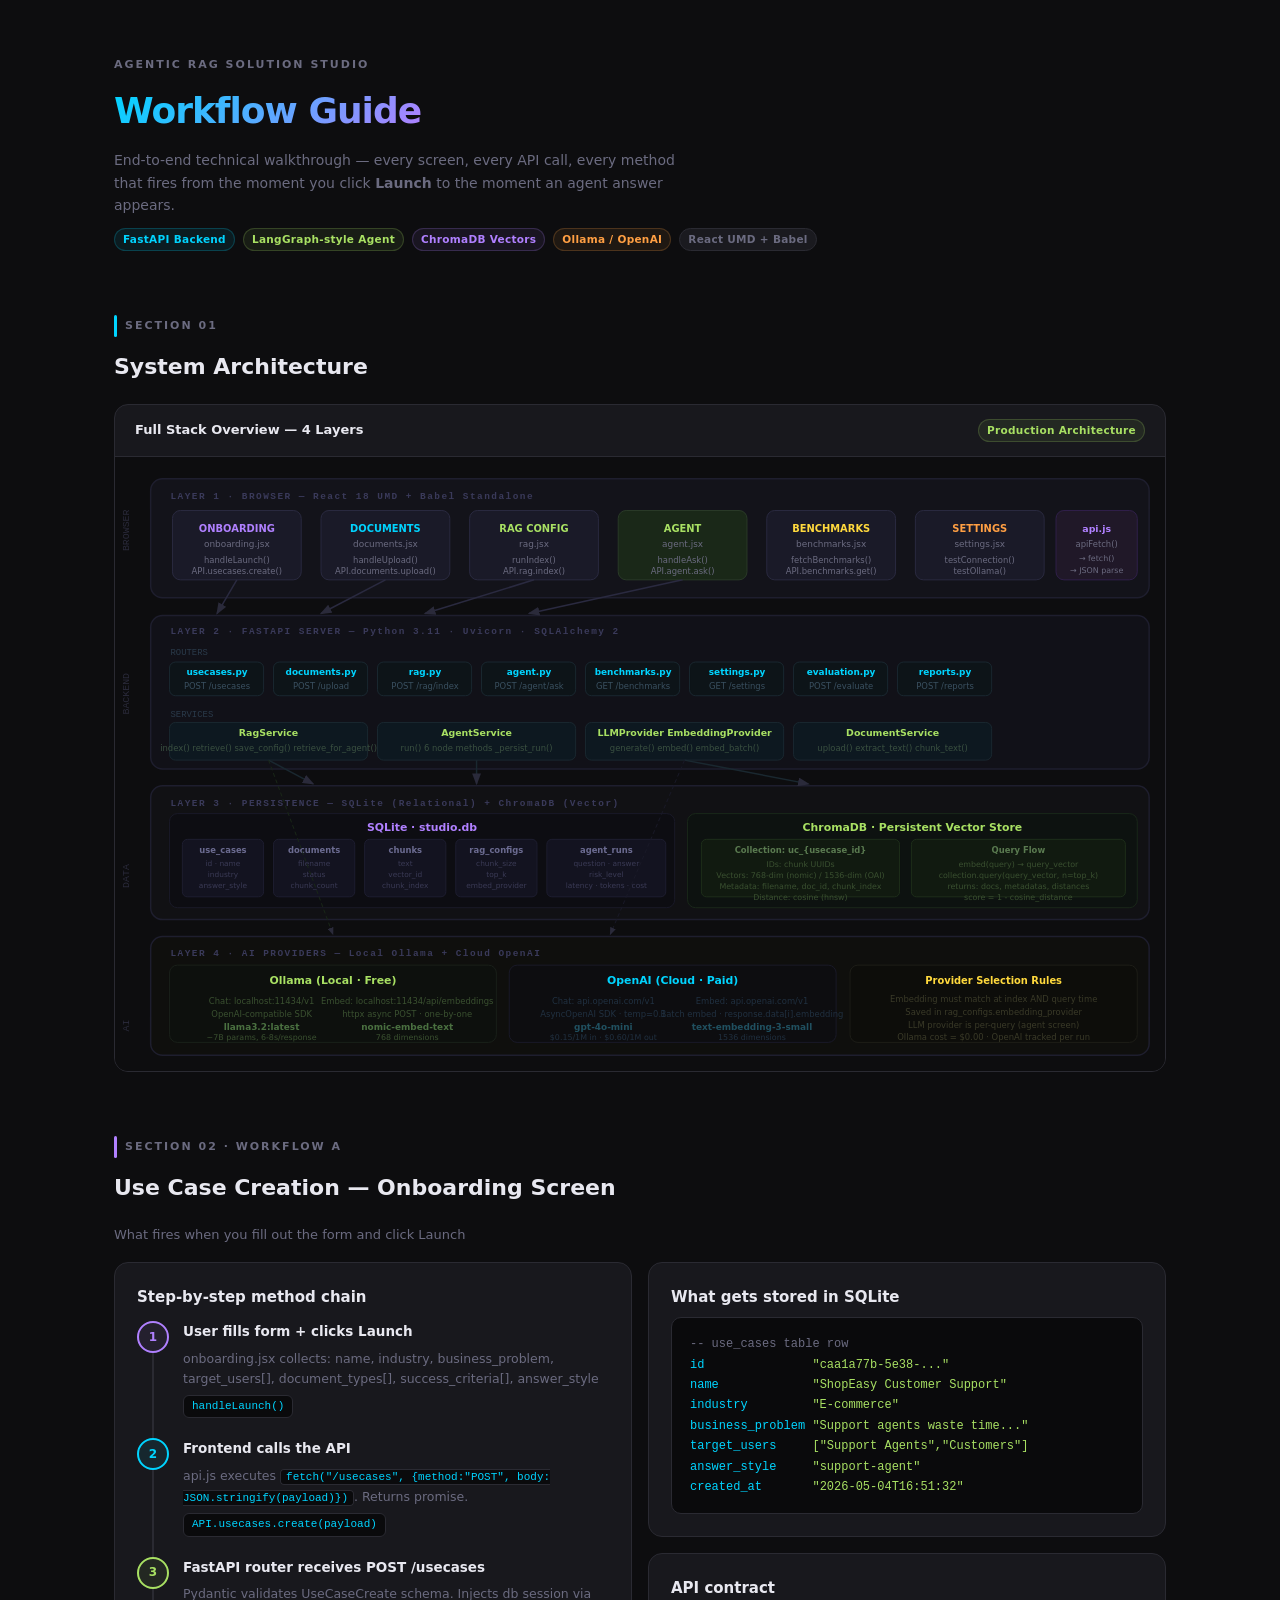
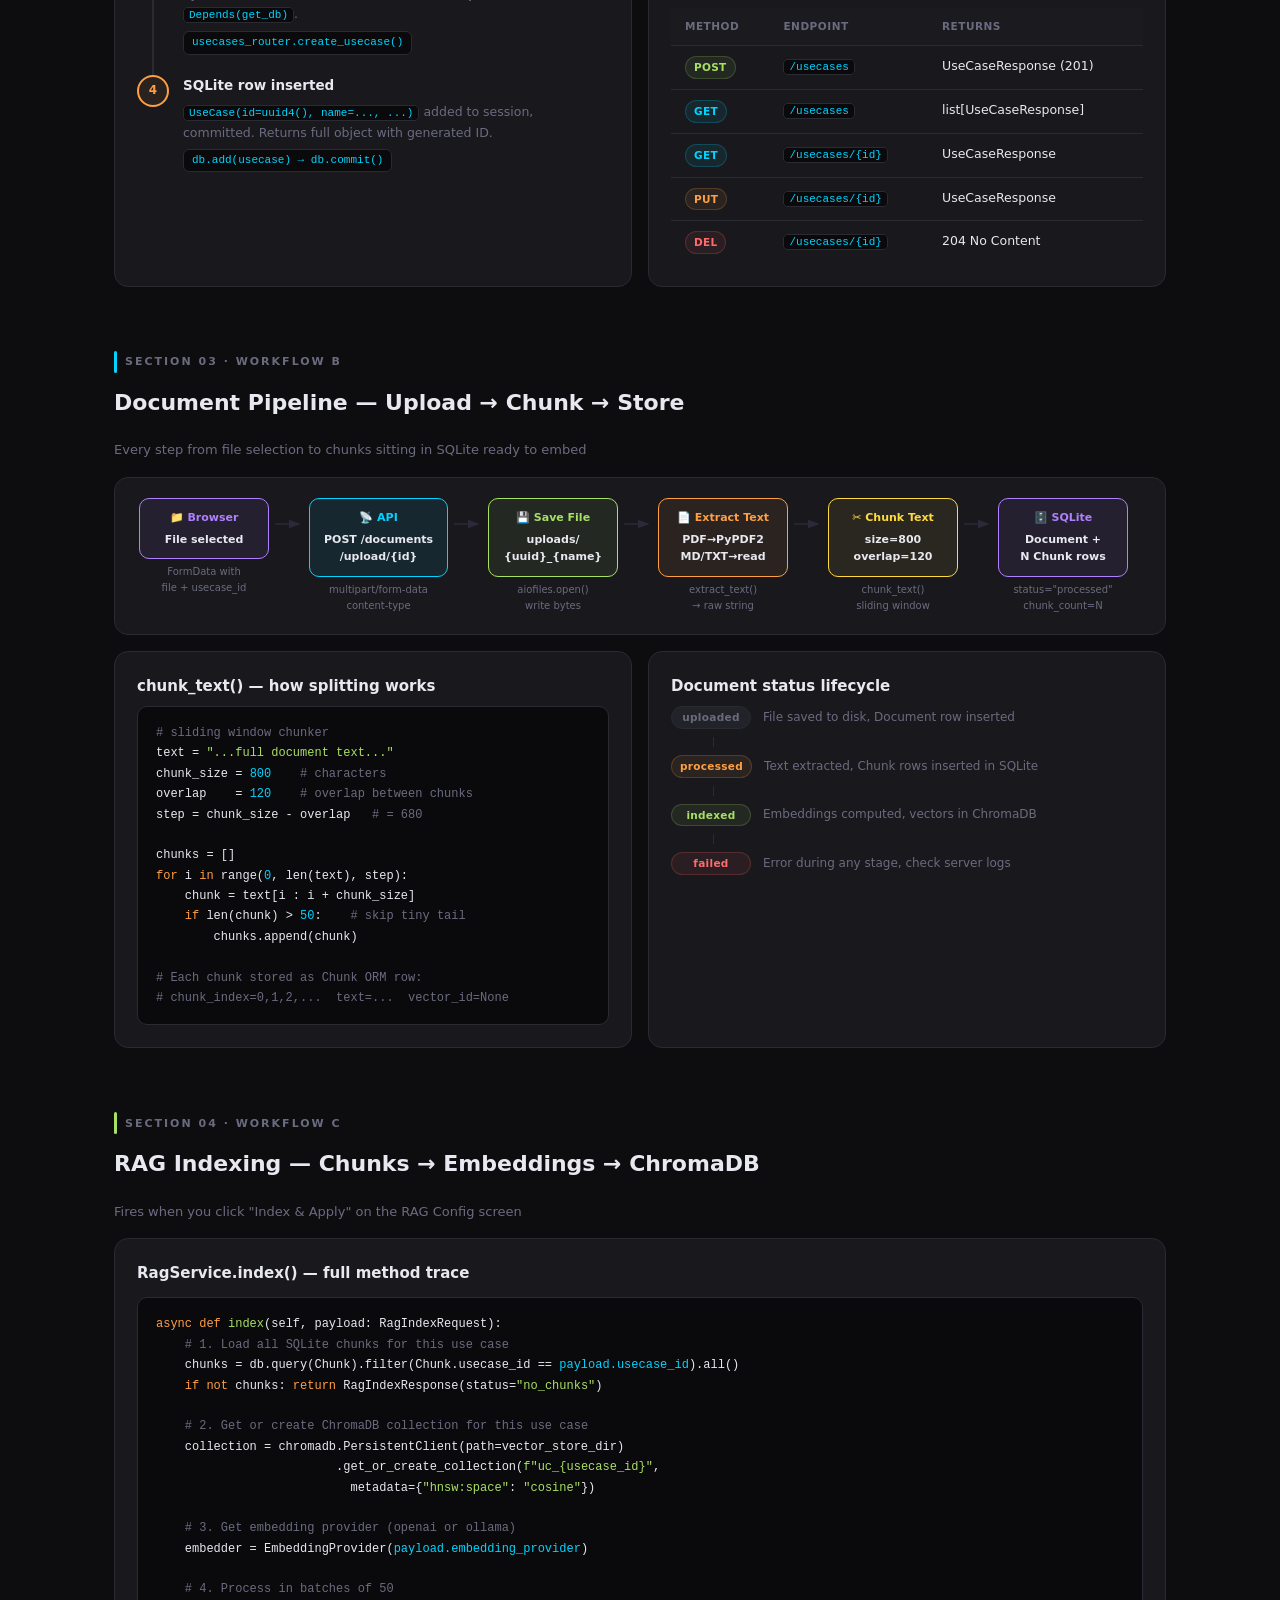
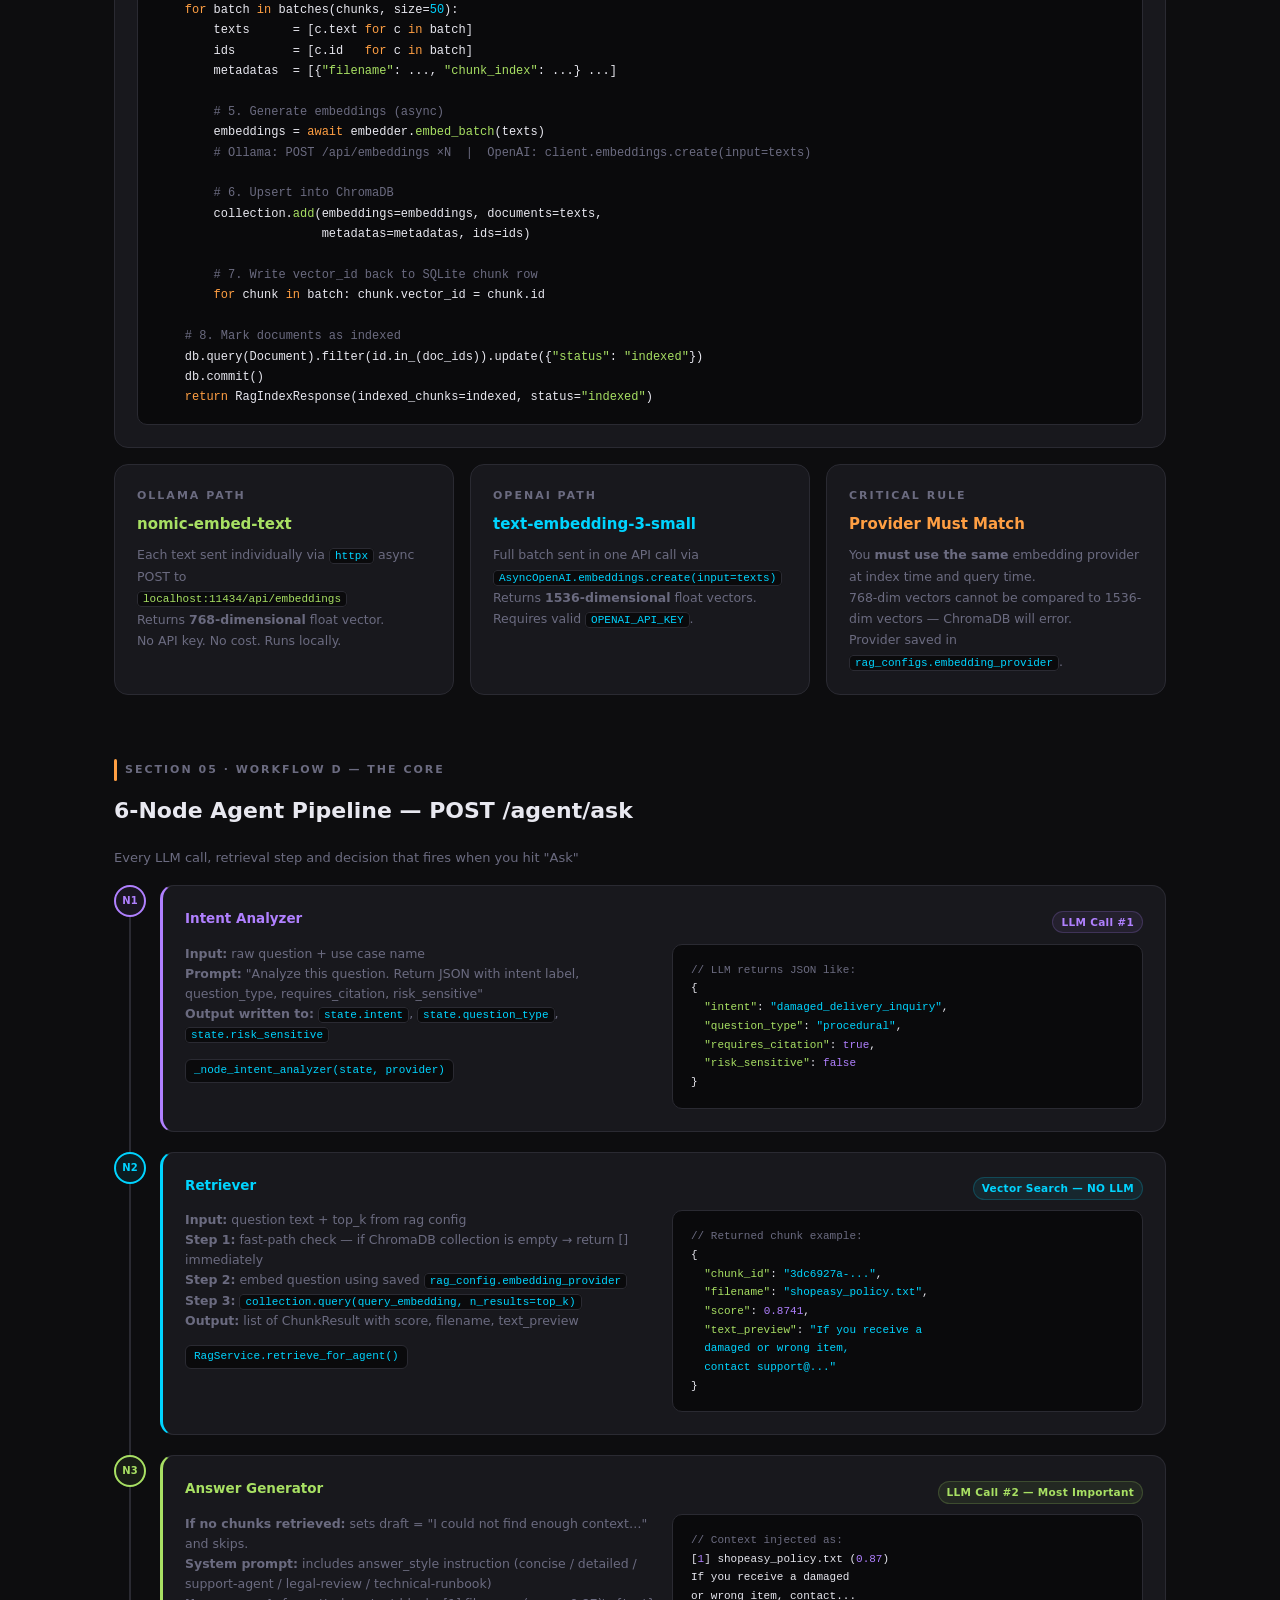
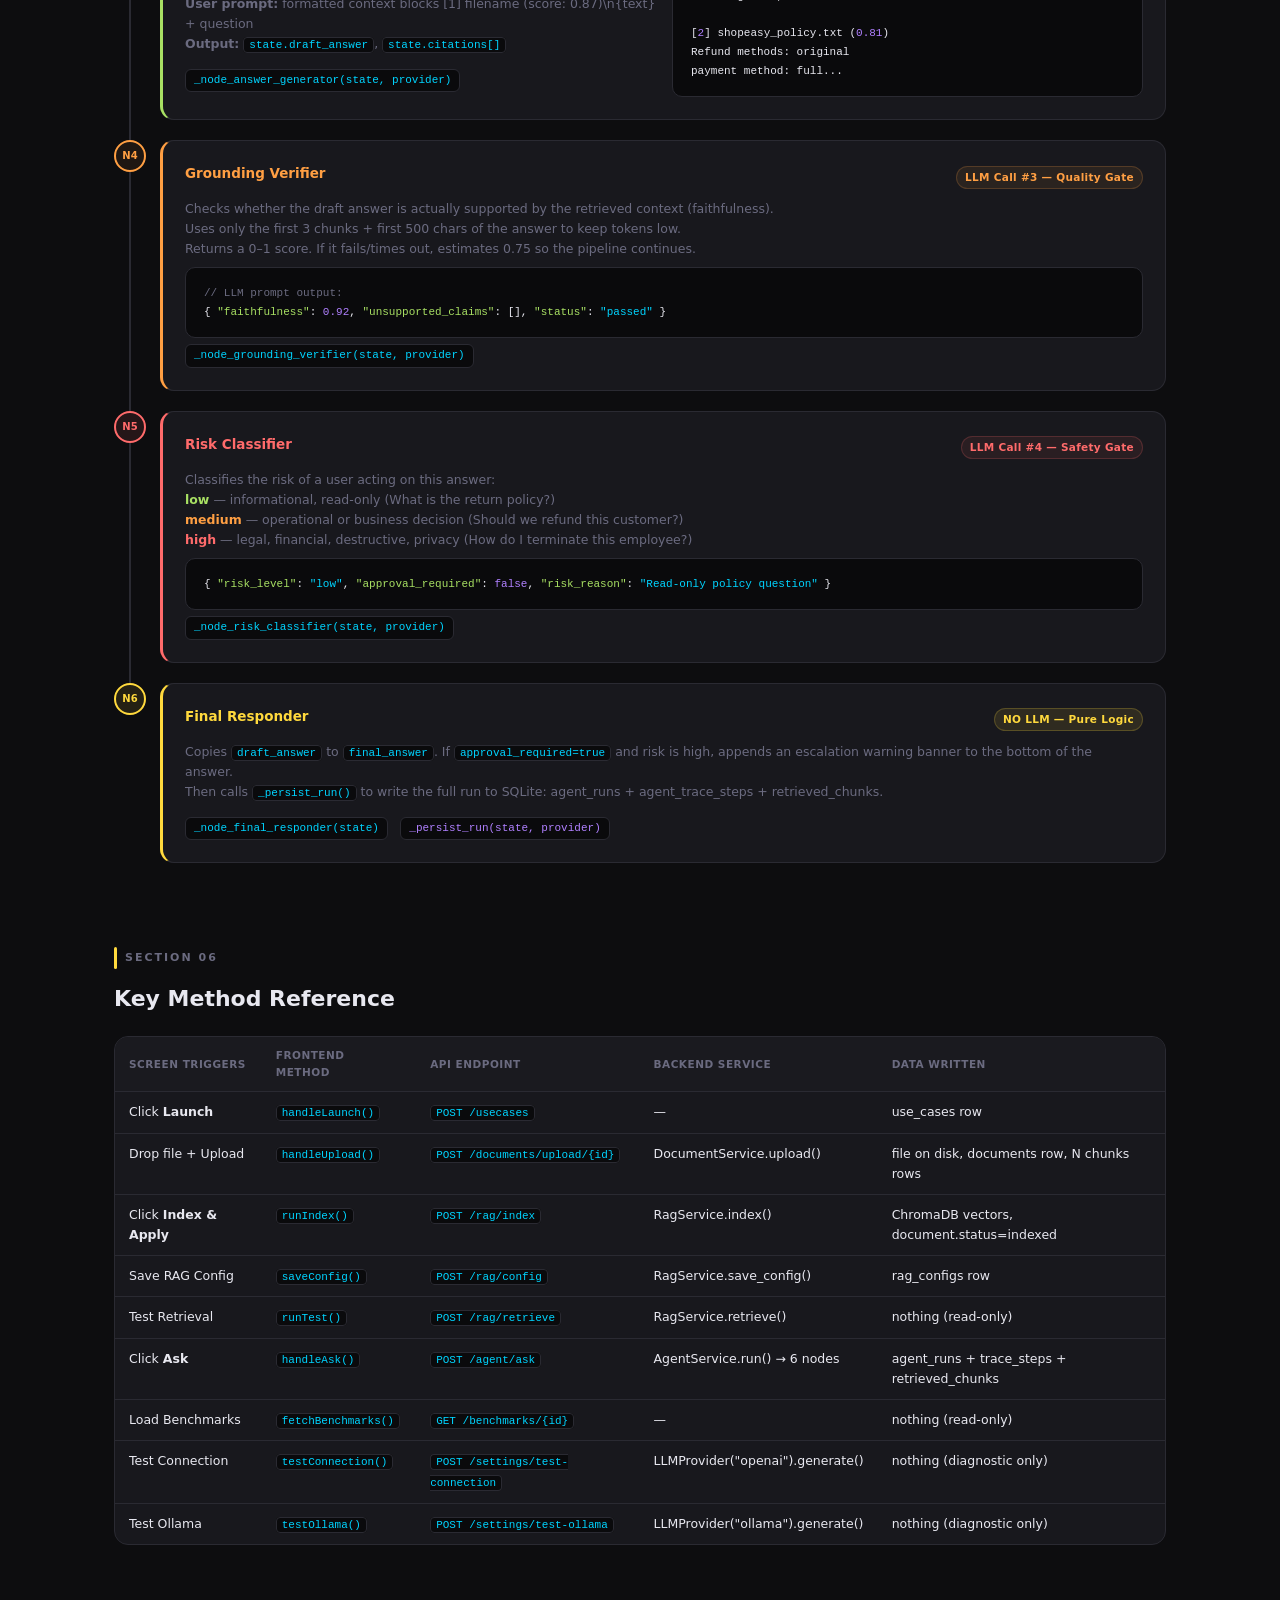
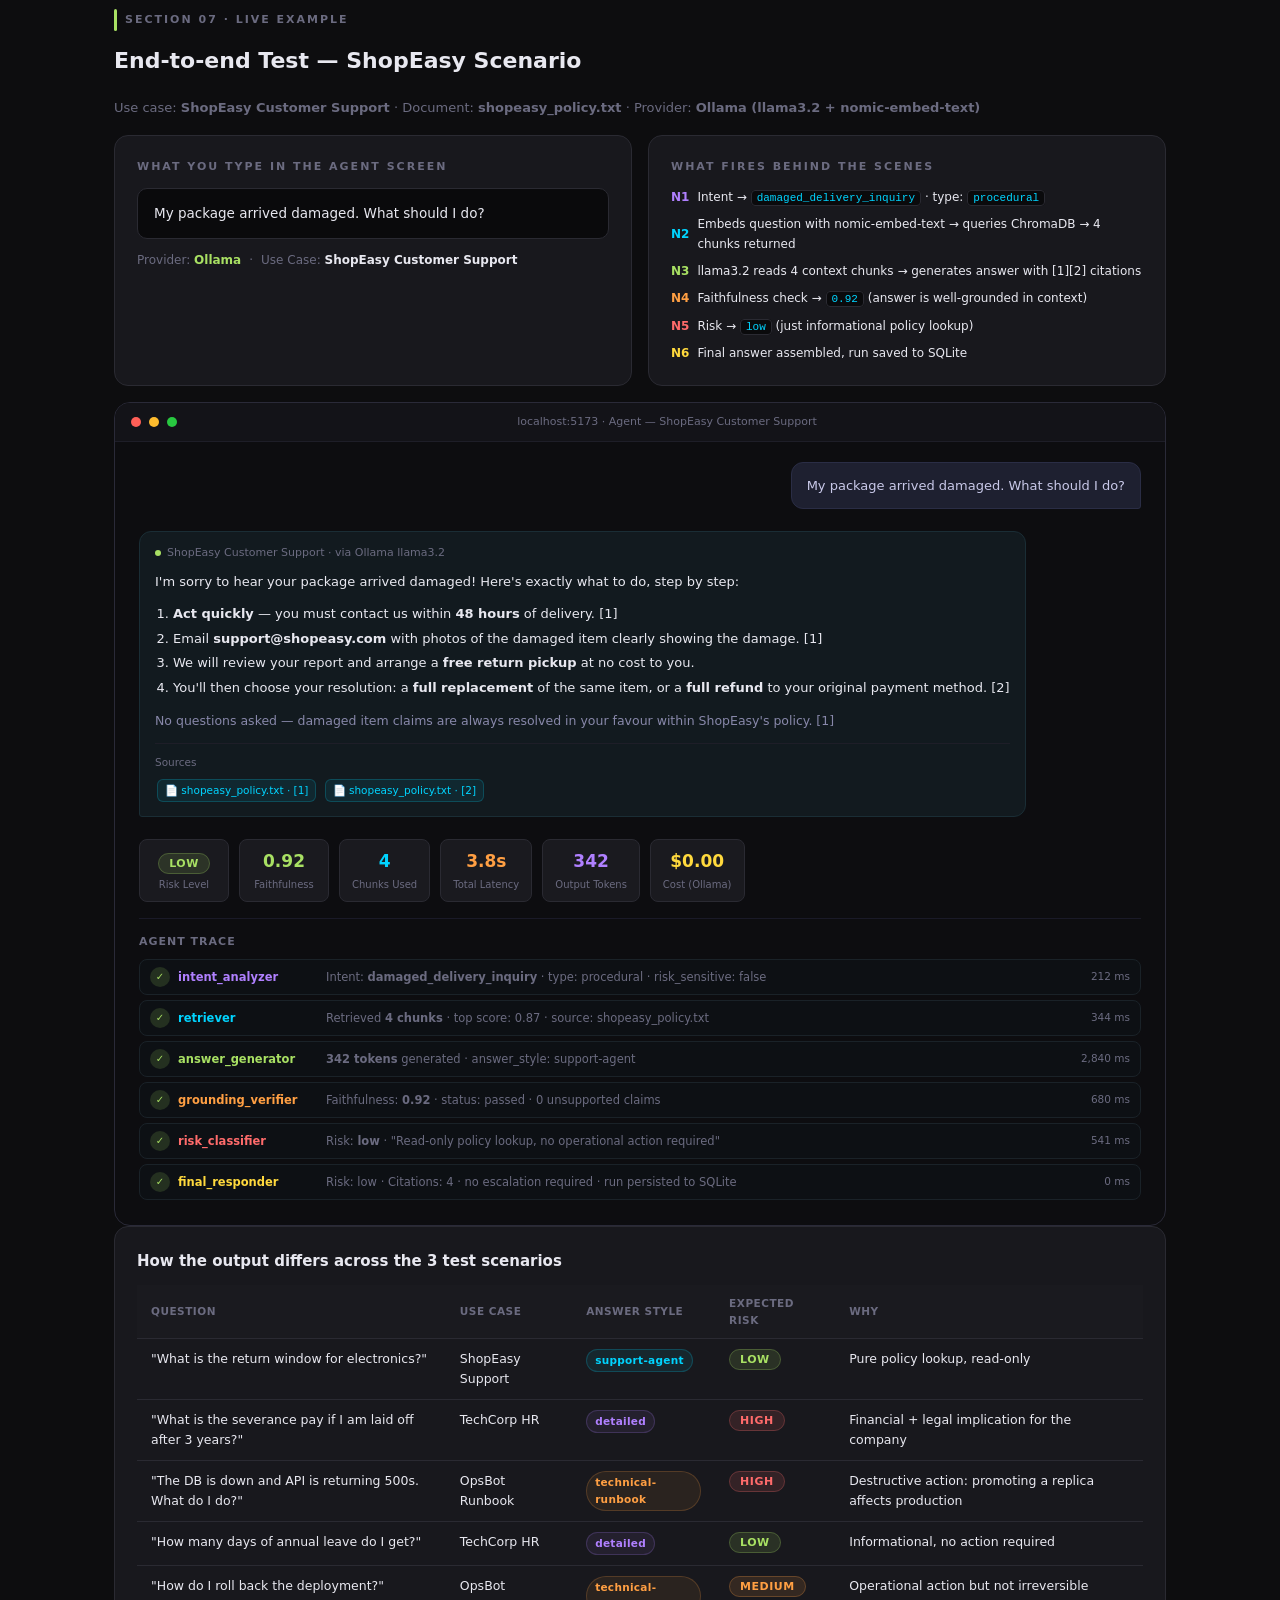
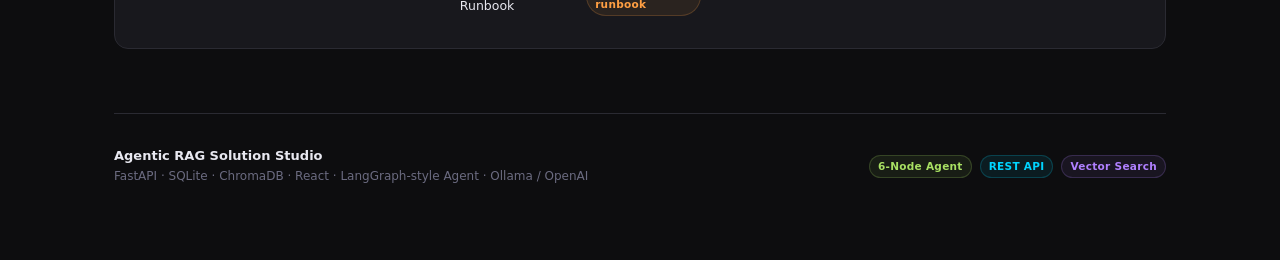
<file: workflow_guide.html>
<!DOCTYPE html>
<html lang="en">
<head>
<meta charset="UTF-8"/>
<meta name="viewport" content="width=device-width, initial-scale=1.0"/>
<title>RAG Solution Studio — Workflow Guide</title>
<style>
  :root {
    --bg:        #0d0d0f;
    --bg2:       #131316;
    --bg3:       #1a1a1f;
    --card:      #18181d;
    --line:      #2a2a32;
    --text:      #e8e8f0;
    --muted:     #6b6b80;
    --cyan:      #00d4ff;
    --lime:      #a8e063;
    --purple:    #b080ff;
    --orange:    #ff9f43;
    --red:       #ff6b6b;
    --yellow:    #ffd93d;
    --cyan-soft: rgba(0,212,255,0.08);
    --lime-soft: rgba(168,224,99,0.08);
    --purple-soft:rgba(176,128,255,0.08);
    --orange-soft:rgba(255,159,67,0.08);
  }
  * { box-sizing:border-box; margin:0; padding:0; }
  body { background:var(--bg); color:var(--text); font-family:'Segoe UI',system-ui,sans-serif; font-size:14px; line-height:1.6; }
  a { color:var(--cyan); }

  /* ── layout ── */
  .wrap { max-width:1100px; margin:0 auto; padding:40px 24px; }
  .section { margin-bottom:64px; }
  h1 { font-size:36px; font-weight:700; letter-spacing:-1px; }
  h2 { font-size:22px; font-weight:700; margin-bottom:20px; color:var(--text); }
  h3 { font-size:15px; font-weight:600; margin-bottom:10px; }
  .eyebrow { font-size:11px; font-weight:600; letter-spacing:2px; text-transform:uppercase; color:var(--muted); margin-bottom:8px; }
  .sub { color:var(--muted); font-size:13px; margin-top:6px; }

  /* ── cards ── */
  .card { background:var(--card); border:1px solid var(--line); border-radius:14px; padding:22px; }
  .grid-2 { display:grid; grid-template-columns:1fr 1fr; gap:16px; }
  .grid-3 { display:grid; grid-template-columns:1fr 1fr 1fr; gap:14px; }
  .flex { display:flex; }
  .flex-col { display:flex; flex-direction:column; }
  .gap-2 { gap:8px; }
  .gap-3 { gap:12px; }
  .gap-4 { gap:16px; }
  .items-center { align-items:center; }
  .justify-between { justify-content:space-between; }
  .mb-2 { margin-bottom:8px; }
  .mb-3 { margin-bottom:12px; }
  .mb-4 { margin-bottom:16px; }
  .mt-2 { margin-top:8px; }
  .mt-3 { margin-top:12px; }

  /* ── badges ── */
  .badge { display:inline-flex; align-items:center; gap:4px; padding:2px 8px; border-radius:20px; font-size:10.5px; font-weight:600; letter-spacing:.3px; }
  .badge-cyan   { background:var(--cyan-soft);   color:var(--cyan);   border:1px solid rgba(0,212,255,.2); }
  .badge-lime   { background:var(--lime-soft);   color:var(--lime);   border:1px solid rgba(168,224,99,.2); }
  .badge-purple { background:var(--purple-soft); color:var(--purple); border:1px solid rgba(176,128,255,.2); }
  .badge-orange { background:var(--orange-soft); color:var(--orange); border:1px solid rgba(255,159,67,.2); }
  .badge-red    { background:rgba(255,107,107,.08); color:var(--red);  border:1px solid rgba(255,107,107,.2); }

  /* ── code ── */
  pre, code { font-family:'Cascadia Code','Fira Code',monospace; }
  pre { background:#0a0a0c; border:1px solid var(--line); border-radius:10px; padding:16px 18px; font-size:12px; overflow-x:auto; line-height:1.7; }
  .hl-cyan   { color:var(--cyan); }
  .hl-lime   { color:var(--lime); }
  .hl-purple { color:var(--purple); }
  .hl-orange { color:var(--orange); }
  .hl-muted  { color:var(--muted); }
  .hl-red    { color:var(--red); }

  /* ── flow steps ── */
  .flow { display:flex; align-items:flex-start; gap:0; flex-wrap:wrap; }
  .flow-step { display:flex; flex-direction:column; align-items:center; position:relative; }
  .flow-box {
    background:var(--bg3); border:1px solid var(--line); border-radius:10px;
    padding:10px 14px; min-width:130px; text-align:center; font-size:12px;
    font-weight:600; position:relative;
  }
  .flow-label { font-size:10px; color:var(--muted); margin-top:5px; text-align:center; max-width:130px; }
  .flow-arrow { display:flex; align-items:center; padding:0 6px; padding-top:20px; }
  .flow-arrow svg { flex-shrink:0; }

  /* ── node pipeline ── */
  .node-pipe { display:flex; flex-direction:column; gap:0; }
  .node-item { display:flex; align-items:stretch; gap:14px; }
  .node-line { display:flex; flex-direction:column; align-items:center; width:32px; flex-shrink:0; }
  .node-dot { width:32px; height:32px; border-radius:50%; display:flex; align-items:center; justify-content:center; font-size:12px; font-weight:700; flex-shrink:0; }
  .node-connector { width:2px; flex:1; min-height:20px; background:var(--line); }
  .node-body { flex:1; padding-bottom:20px; }
  .node-title { font-size:13.5px; font-weight:700; margin-bottom:6px; }
  .node-desc { font-size:12.5px; color:var(--muted); line-height:1.6; }
  .node-method { display:inline-block; background:#0a0a0c; border:1px solid var(--line); border-radius:6px; padding:2px 8px; font-family:monospace; font-size:11px; color:var(--cyan); margin-top:6px; }

  /* ── table ── */
  table { width:100%; border-collapse:collapse; font-size:12.5px; }
  th { text-align:left; padding:10px 14px; background:var(--bg3); color:var(--muted); font-size:10.5px; font-weight:600; letter-spacing:.5px; text-transform:uppercase; border-bottom:1px solid var(--line); }
  td { padding:10px 14px; border-bottom:1px solid var(--line); vertical-align:top; }
  tr:last-child td { border-bottom:none; }
  tr:hover td { background:rgba(255,255,255,.02); }
  code { background:#0a0a0c; border:1px solid var(--line); border-radius:4px; padding:1px 5px; font-size:11px; color:var(--cyan); }

  /* ── mock UI ── */
  .mock-ui { background:#0d0d10; border:1px solid #2a2a38; border-radius:16px; overflow:hidden; }
  .mock-bar { background:#131318; padding:10px 16px; border-bottom:1px solid #1e1e28; display:flex; align-items:center; gap:8px; }
  .mock-dot { width:10px; height:10px; border-radius:50%; }
  .mock-url { font-size:11px; color:var(--muted); flex:1; text-align:center; }
  .mock-content { padding:20px 24px; }
  .bubble { border-radius:12px; padding:12px 15px; font-size:13px; line-height:1.65; max-width:82%; margin-bottom:10px; }
  .bubble-user { background:#1e2030; border:1px solid #2a2d45; color:#c8c8e8; margin-left:auto; border-bottom-right-radius:3px; }
  .bubble-ai { background:#121a1f; border:1px solid #1a2d35; color:var(--text); border-bottom-left-radius:3px; }
  .citation-chip { display:inline-flex; align-items:center; gap:4px; background:rgba(0,212,255,.08); border:1px solid rgba(0,212,255,.2); border-radius:6px; padding:2px 7px; font-size:10.5px; color:var(--cyan); margin:2px; }
  .trace-row { display:flex; align-items:center; gap:8px; padding:7px 10px; background:#0d1014; border:1px solid #1a2228; border-radius:8px; margin-bottom:5px; font-size:11.5px; }
  .trace-icon { width:20px; height:20px; border-radius:50%; display:flex; align-items:center; justify-content:center; font-size:10px; flex-shrink:0; }
  .trace-name { font-weight:600; min-width:140px; }
  .trace-detail { color:var(--muted); flex:1; }
  .trace-ms { color:var(--muted); font-size:10.5px; min-width:55px; text-align:right; }
  .risk-pill { padding:3px 10px; border-radius:20px; font-size:11px; font-weight:700; letter-spacing:.5px; }
  .risk-low    { background:rgba(168,224,99,.12); color:var(--lime);   border:1px solid rgba(168,224,99,.25); }
  .risk-medium { background:rgba(255,159,67,.12); color:var(--orange); border:1px solid rgba(255,159,67,.25); }
  .risk-high   { background:rgba(255,107,107,.12); color:var(--red);   border:1px solid rgba(255,107,107,.25); }

  /* ── metrics row ── */
  .metrics-row { display:flex; gap:10px; flex-wrap:wrap; margin-top:12px; }
  .metric-chip { background:var(--bg3); border:1px solid var(--line); border-radius:8px; padding:8px 12px; text-align:center; min-width:90px; }
  .metric-val { font-size:17px; font-weight:700; }
  .metric-lbl { font-size:10px; color:var(--muted); margin-top:2px; }

  /* ── divider ── */
  .divider { height:1px; background:var(--line); margin:32px 0; }

  /* ── hero gradient text ── */
  .grad { background:linear-gradient(135deg,var(--cyan),var(--purple)); -webkit-background-clip:text; -webkit-text-fill-color:transparent; background-clip:text; }

  /* ── step number ── */
  .step-num { width:28px; height:28px; border-radius:50%; background:var(--bg3); border:1px solid var(--line); display:flex; align-items:center; justify-content:center; font-size:11px; font-weight:700; color:var(--muted); flex-shrink:0; }

  /* ── section header accent ── */
  .section-accent { width:3px; height:22px; border-radius:2px; flex-shrink:0; }
</style>
</head>
<body>
<div class="wrap">

  <!-- ══════════════ HERO ══════════════ -->
  <div class="section" style="padding-top:16px">
    <div class="eyebrow">Agentic RAG Solution Studio</div>
    <h1><span class="grad">Workflow Guide</span></h1>
    <p class="sub" style="max-width:580px;margin-top:10px;font-size:14px;">
      End-to-end technical walkthrough — every screen, every API call, every method that fires
      from the moment you click <strong>Launch</strong> to the moment an agent answer appears.
    </p>
    <div class="flex gap-2 mt-3" style="flex-wrap:wrap">
      <span class="badge badge-cyan">FastAPI Backend</span>
      <span class="badge badge-lime">LangGraph-style Agent</span>
      <span class="badge badge-purple">ChromaDB Vectors</span>
      <span class="badge badge-orange">Ollama / OpenAI</span>
      <span class="badge" style="background:var(--bg3);border:1px solid var(--line);color:var(--muted)">React UMD + Babel</span>
    </div>
  </div>

  <!-- ══════════════ ARCHITECTURE DIAGRAM ══════════════ -->
  <div class="section">
    <div class="flex items-center gap-2 mb-3">
      <div class="section-accent" style="background:var(--cyan)"></div>
      <div class="eyebrow" style="margin:0">Section 01</div>
    </div>
    <h2>System Architecture</h2>

    <div class="card" style="padding:0;overflow:hidden">
      <div style="padding:14px 20px;border-bottom:1px solid var(--line);display:flex;justify-content:space-between;align-items:center">
        <span style="font-size:13px;font-weight:600">Full Stack Overview — 4 Layers</span>
        <span class="badge badge-lime">Production Architecture</span>
      </div>

      <!-- SVG Architecture Diagram -->
      <svg viewBox="0 0 1060 620" xmlns="http://www.w3.org/2000/svg" style="width:100%;display:block;background:#0d0d0f">
        <defs>
          <marker id="arr" markerWidth="8" markerHeight="6" refX="7" refY="3" orient="auto">
            <polygon points="0 0, 8 3, 0 6" fill="#2a2a3a"/>
          </marker>
          <marker id="arr-c" markerWidth="8" markerHeight="6" refX="7" refY="3" orient="auto">
            <polygon points="0 0, 8 3, 0 6" fill="#00d4ff"/>
          </marker>
          <marker id="arr-l" markerWidth="8" markerHeight="6" refX="7" refY="3" orient="auto">
            <polygon points="0 0, 8 3, 0 6" fill="#a8e063"/>
          </marker>
          <marker id="arr-p" markerWidth="8" markerHeight="6" refX="7" refY="3" orient="auto">
            <polygon points="0 0, 8 3, 0 6" fill="#b080ff"/>
          </marker>
        </defs>

        <!-- Layer labels left side -->
        <text x="14" y="95"  fill="#2a2a3a" font-size="10" font-family="monospace" transform="rotate(-90,14,95)">BROWSER</text>
        <text x="14" y="260" fill="#2a2a3a" font-size="10" font-family="monospace" transform="rotate(-90,14,260)">BACKEND</text>
        <text x="14" y="435" fill="#2a2a3a" font-size="10" font-family="monospace" transform="rotate(-90,14,435)">DATA</text>
        <text x="14" y="580" fill="#2a2a3a" font-size="10" font-family="monospace" transform="rotate(-90,14,580)">AI</text>

        <!-- ─── LAYER 1: Browser ─── -->
        <rect x="36" y="22" width="1008" height="120" rx="12" fill="#13131a" stroke="#1e1e2e" stroke-width="1.5"/>
        <text x="56" y="42" fill="#3a3a5a" font-size="9.5" font-family="monospace" font-weight="600" letter-spacing="1.5">LAYER 1 · BROWSER — React 18 UMD + Babel Standalone</text>

        <!-- Screen boxes -->
        <!-- onboarding -->
        <rect x="58"  y="54" width="130" height="70" rx="8" fill="#1a1a28" stroke="#2a2a40"/>
        <text x="123" y="76" fill="#b080ff" font-size="10" text-anchor="middle" font-weight="700">ONBOARDING</text>
        <text x="123" y="91" fill="#6b6b80" font-size="9"  text-anchor="middle">onboarding.jsx</text>
        <text x="123" y="107" fill="#6b6b80" font-size="8.5" text-anchor="middle">handleLaunch()</text>
        <text x="123" y="118" fill="#6b6b80" font-size="8.5" text-anchor="middle">API.usecases.create()</text>

        <!-- documents -->
        <rect x="208" y="54" width="130" height="70" rx="8" fill="#1a1a28" stroke="#2a2a40"/>
        <text x="273" y="76" fill="#00d4ff" font-size="10" text-anchor="middle" font-weight="700">DOCUMENTS</text>
        <text x="273" y="91" fill="#6b6b80" font-size="9"  text-anchor="middle">documents.jsx</text>
        <text x="273" y="107" fill="#6b6b80" font-size="8.5" text-anchor="middle">handleUpload()</text>
        <text x="273" y="118" fill="#6b6b80" font-size="8.5" text-anchor="middle">API.documents.upload()</text>

        <!-- rag config -->
        <rect x="358" y="54" width="130" height="70" rx="8" fill="#1a1a28" stroke="#2a2a40"/>
        <text x="423" y="76" fill="#a8e063" font-size="10" text-anchor="middle" font-weight="700">RAG CONFIG</text>
        <text x="423" y="91" fill="#6b6b80" font-size="9"  text-anchor="middle">rag.jsx</text>
        <text x="423" y="107" fill="#6b6b80" font-size="8.5" text-anchor="middle">runIndex()</text>
        <text x="423" y="118" fill="#6b6b80" font-size="8.5" text-anchor="middle">API.rag.index()</text>

        <!-- agent -->
        <rect x="508" y="54" width="130" height="70" rx="8" fill="#1a2818" stroke="#2a3a28"/>
        <text x="573" y="76" fill="#a8e063" font-size="10" text-anchor="middle" font-weight="700">AGENT</text>
        <text x="573" y="91" fill="#6b6b80" font-size="9"  text-anchor="middle">agent.jsx</text>
        <text x="573" y="107" fill="#6b6b80" font-size="8.5" text-anchor="middle">handleAsk()</text>
        <text x="573" y="118" fill="#6b6b80" font-size="8.5" text-anchor="middle">API.agent.ask()</text>

        <!-- benchmarks -->
        <rect x="658" y="54" width="130" height="70" rx="8" fill="#1a1a28" stroke="#2a2a40"/>
        <text x="723" y="76" fill="#ffd93d" font-size="10" text-anchor="middle" font-weight="700">BENCHMARKS</text>
        <text x="723" y="91" fill="#6b6b80" font-size="9"  text-anchor="middle">benchmarks.jsx</text>
        <text x="723" y="107" fill="#6b6b80" font-size="8.5" text-anchor="middle">fetchBenchmarks()</text>
        <text x="723" y="118" fill="#6b6b80" font-size="8.5" text-anchor="middle">API.benchmarks.get()</text>

        <!-- settings -->
        <rect x="808" y="54" width="130" height="70" rx="8" fill="#1a1a28" stroke="#2a2a40"/>
        <text x="873" y="76" fill="#ff9f43" font-size="10" text-anchor="middle" font-weight="700">SETTINGS</text>
        <text x="873" y="91" fill="#6b6b80" font-size="9"  text-anchor="middle">settings.jsx</text>
        <text x="873" y="107" fill="#6b6b80" font-size="8.5" text-anchor="middle">testConnection()</text>
        <text x="873" y="118" fill="#6b6b80" font-size="8.5" text-anchor="middle">testOllama()</text>

        <!-- api.js -->
        <rect x="950" y="54" width="82" height="70" rx="8" fill="#201828" stroke="#30204a"/>
        <text x="991" y="76" fill="#b080ff" font-size="9.5" text-anchor="middle" font-weight="700">api.js</text>
        <text x="991" y="91" fill="#6b6b80" font-size="8.5" text-anchor="middle">apiFetch()</text>
        <text x="991" y="105" fill="#6b6b80" font-size="8" text-anchor="middle">→ fetch()</text>
        <text x="991" y="117" fill="#6b6b80" font-size="8" text-anchor="middle">→ JSON parse</text>

        <!-- ─── LAYER 2: FastAPI Backend ─── -->
        <rect x="36" y="160" width="1008" height="155" rx="12" fill="#111118" stroke="#1e1e2e" stroke-width="1.5"/>
        <text x="56" y="179" fill="#3a3a5a" font-size="9.5" font-family="monospace" font-weight="600" letter-spacing="1.5">LAYER 2 · FASTAPI SERVER — Python 3.11 · Uvicorn · SQLAlchemy 2</text>

        <!-- Routers row -->
        <text x="56" y="200" fill="#2a3a4a" font-size="9" font-family="monospace">ROUTERS</text>
        <rect x="55"  y="207" width="95"  height="34" rx="6" fill="#0d1418" stroke="#1a2830"/>
        <text x="103" y="220" fill="#00d4ff" font-size="9" text-anchor="middle" font-weight="600">usecases.py</text>
        <text x="103" y="234" fill="#3a5060" font-size="8.5" text-anchor="middle">POST /usecases</text>

        <rect x="160" y="207" width="95"  height="34" rx="6" fill="#0d1418" stroke="#1a2830"/>
        <text x="208" y="220" fill="#00d4ff" font-size="9" text-anchor="middle" font-weight="600">documents.py</text>
        <text x="208" y="234" fill="#3a5060" font-size="8.5" text-anchor="middle">POST /upload</text>

        <rect x="265" y="207" width="95"  height="34" rx="6" fill="#0d1418" stroke="#1a2830"/>
        <text x="313" y="220" fill="#00d4ff" font-size="9" text-anchor="middle" font-weight="600">rag.py</text>
        <text x="313" y="234" fill="#3a5060" font-size="8.5" text-anchor="middle">POST /rag/index</text>

        <rect x="370" y="207" width="95"  height="34" rx="6" fill="#0d1418" stroke="#1a2830"/>
        <text x="418" y="220" fill="#00d4ff" font-size="9" text-anchor="middle" font-weight="600">agent.py</text>
        <text x="418" y="234" fill="#3a5060" font-size="8.5" text-anchor="middle">POST /agent/ask</text>

        <rect x="475" y="207" width="95"  height="34" rx="6" fill="#0d1418" stroke="#1a2830"/>
        <text x="523" y="220" fill="#00d4ff" font-size="9" text-anchor="middle" font-weight="600">benchmarks.py</text>
        <text x="523" y="234" fill="#3a5060" font-size="8.5" text-anchor="middle">GET /benchmarks</text>

        <rect x="580" y="207" width="95"  height="34" rx="6" fill="#0d1418" stroke="#1a2830"/>
        <text x="628" y="220" fill="#00d4ff" font-size="9" text-anchor="middle" font-weight="600">settings.py</text>
        <text x="628" y="234" fill="#3a5060" font-size="8.5" text-anchor="middle">GET /settings</text>

        <rect x="685" y="207" width="95"  height="34" rx="6" fill="#0d1418" stroke="#1a2830"/>
        <text x="733" y="220" fill="#00d4ff" font-size="9" text-anchor="middle" font-weight="600">evaluation.py</text>
        <text x="733" y="234" fill="#3a5060" font-size="8.5" text-anchor="middle">POST /evaluate</text>

        <rect x="790" y="207" width="95"  height="34" rx="6" fill="#0d1418" stroke="#1a2830"/>
        <text x="838" y="220" fill="#00d4ff" font-size="9" text-anchor="middle" font-weight="600">reports.py</text>
        <text x="838" y="234" fill="#3a5060" font-size="8.5" text-anchor="middle">POST /reports</text>

        <!-- Services row -->
        <text x="56" y="262" fill="#2a3a4a" font-size="9" font-family="monospace">SERVICES</text>
        <rect x="55"  y="268" width="200" height="38" rx="6" fill="#0d1820" stroke="#1a2830"/>
        <text x="155" y="282" fill="#a8e063" font-size="9.5" text-anchor="middle" font-weight="700">RagService</text>
        <text x="155" y="297" fill="#3a5040" font-size="8.5" text-anchor="middle">index()  retrieve()  save_config()  retrieve_for_agent()</text>

        <rect x="265" y="268" width="200" height="38" rx="6" fill="#0d1820" stroke="#1a2830"/>
        <text x="365" y="282" fill="#a8e063" font-size="9.5" text-anchor="middle" font-weight="700">AgentService</text>
        <text x="365" y="297" fill="#3a5040" font-size="8.5" text-anchor="middle">run()  6 node methods  _persist_run()</text>

        <rect x="475" y="268" width="200" height="38" rx="6" fill="#0d1820" stroke="#1a2830"/>
        <text x="575" y="282" fill="#a8e063" font-size="9.5" text-anchor="middle" font-weight="700">LLMProvider  EmbeddingProvider</text>
        <text x="575" y="297" fill="#3a5040" font-size="8.5" text-anchor="middle">generate()  embed()  embed_batch()</text>

        <rect x="685" y="268" width="200" height="38" rx="6" fill="#0d1820" stroke="#1a2830"/>
        <text x="785" y="282" fill="#a8e063" font-size="9.5" text-anchor="middle" font-weight="700">DocumentService</text>
        <text x="785" y="297" fill="#3a5040" font-size="8.5" text-anchor="middle">upload()  extract_text()  chunk_text()</text>

        <!-- ─── LAYER 3: Data ─── -->
        <rect x="36" y="332" width="1008" height="135" rx="12" fill="#111114" stroke="#1e1e2e" stroke-width="1.5"/>
        <text x="56" y="352" fill="#3a3a5a" font-size="9.5" font-family="monospace" font-weight="600" letter-spacing="1.5">LAYER 3 · PERSISTENCE — SQLite (Relational) + ChromaDB (Vector)</text>

        <!-- SQLite box -->
        <rect x="55" y="360" width="510" height="95" rx="8" fill="#0d0d12" stroke="#1a1a28"/>
        <text x="310" y="378" fill="#b080ff" font-size="11" text-anchor="middle" font-weight="700">SQLite  ·  studio.db</text>
        <!-- tables -->
        <rect x="68"  y="386" width="82" height="58" rx="5" fill="#131320" stroke="#1e1e30"/>
        <text x="109" y="400" fill="#6b6b90" font-size="8.5" text-anchor="middle" font-weight="600">use_cases</text>
        <text x="109" y="413" fill="#3a3a55" font-size="7.5" text-anchor="middle">id · name</text>
        <text x="109" y="424" fill="#3a3a55" font-size="7.5" text-anchor="middle">industry</text>
        <text x="109" y="435" fill="#3a3a55" font-size="7.5" text-anchor="middle">answer_style</text>

        <rect x="160" y="386" width="82" height="58" rx="5" fill="#131320" stroke="#1e1e30"/>
        <text x="201" y="400" fill="#6b6b90" font-size="8.5" text-anchor="middle" font-weight="600">documents</text>
        <text x="201" y="413" fill="#3a3a55" font-size="7.5" text-anchor="middle">filename</text>
        <text x="201" y="424" fill="#3a3a55" font-size="7.5" text-anchor="middle">status</text>
        <text x="201" y="435" fill="#3a3a55" font-size="7.5" text-anchor="middle">chunk_count</text>

        <rect x="252" y="386" width="82" height="58" rx="5" fill="#131320" stroke="#1e1e30"/>
        <text x="293" y="400" fill="#6b6b90" font-size="8.5" text-anchor="middle" font-weight="600">chunks</text>
        <text x="293" y="413" fill="#3a3a55" font-size="7.5" text-anchor="middle">text</text>
        <text x="293" y="424" fill="#3a3a55" font-size="7.5" text-anchor="middle">vector_id</text>
        <text x="293" y="435" fill="#3a3a55" font-size="7.5" text-anchor="middle">chunk_index</text>

        <rect x="344" y="386" width="82" height="58" rx="5" fill="#131320" stroke="#1e1e30"/>
        <text x="385" y="400" fill="#6b6b90" font-size="8.5" text-anchor="middle" font-weight="600">rag_configs</text>
        <text x="385" y="413" fill="#3a3a55" font-size="7.5" text-anchor="middle">chunk_size</text>
        <text x="385" y="424" fill="#3a3a55" font-size="7.5" text-anchor="middle">top_k</text>
        <text x="385" y="435" fill="#3a3a55" font-size="7.5" text-anchor="middle">embed_provider</text>

        <rect x="436" y="386" width="120" height="58" rx="5" fill="#131320" stroke="#1e1e30"/>
        <text x="496" y="400" fill="#6b6b90" font-size="8.5" text-anchor="middle" font-weight="600">agent_runs</text>
        <text x="496" y="413" fill="#3a3a55" font-size="7.5" text-anchor="middle">question · answer</text>
        <text x="496" y="424" fill="#3a3a55" font-size="7.5" text-anchor="middle">risk_level</text>
        <text x="496" y="435" fill="#3a3a55" font-size="7.5" text-anchor="middle">latency · tokens · cost</text>

        <!-- ChromaDB box -->
        <rect x="578" y="360" width="454" height="95" rx="8" fill="#0d1210" stroke="#1a281a"/>
        <text x="805" y="378" fill="#a8e063" font-size="11" text-anchor="middle" font-weight="700">ChromaDB  ·  Persistent Vector Store</text>
        <rect x="592" y="386" width="200" height="58" rx="5" fill="#111a10" stroke="#1e2e1a"/>
        <text x="692" y="400" fill="#5a7a50" font-size="8.5" text-anchor="middle" font-weight="600">Collection: uc_{usecase_id}</text>
        <text x="692" y="414" fill="#3a5030" font-size="8" text-anchor="middle">IDs: chunk UUIDs</text>
        <text x="692" y="425" fill="#3a5030" font-size="8" text-anchor="middle">Vectors: 768-dim (nomic) / 1536-dim (OAI)</text>
        <text x="692" y="436" fill="#3a5030" font-size="8" text-anchor="middle">Metadata: filename, doc_id, chunk_index</text>
        <text x="692" y="447" fill="#3a5030" font-size="8" text-anchor="middle">Distance: cosine (hnsw)</text>

        <rect x="804" y="386" width="216" height="58" rx="5" fill="#111a10" stroke="#1e2e1a"/>
        <text x="912" y="400" fill="#5a7a50" font-size="8.5" text-anchor="middle" font-weight="600">Query Flow</text>
        <text x="912" y="414" fill="#3a5030" font-size="8" text-anchor="middle">embed(query) → query_vector</text>
        <text x="912" y="425" fill="#3a5030" font-size="8" text-anchor="middle">collection.query(query_vector, n=top_k)</text>
        <text x="912" y="436" fill="#3a5030" font-size="8" text-anchor="middle">returns: docs, metadatas, distances</text>
        <text x="912" y="447" fill="#3a5030" font-size="8" text-anchor="middle">score = 1 - cosine_distance</text>

        <!-- ─── LAYER 4: AI Providers ─── -->
        <rect x="36" y="484" width="1008" height="120" rx="12" fill="#0f0f0d" stroke="#1e1e2e" stroke-width="1.5"/>
        <text x="56" y="504" fill="#3a3a5a" font-size="9.5" font-family="monospace" font-weight="600" letter-spacing="1.5">LAYER 4 · AI PROVIDERS — Local Ollama + Cloud OpenAI</text>

        <!-- Ollama -->
        <rect x="55" y="513" width="330" height="78" rx="8" fill="#0d100d" stroke="#1a201a"/>
        <text x="220" y="532" fill="#a8e063" font-size="11" text-anchor="middle" font-weight="700">Ollama  (Local · Free)</text>
        <text x="148" y="552" fill="#3a5030" font-size="8.5" text-anchor="middle">Chat: localhost:11434/v1</text>
        <text x="148" y="565" fill="#3a5030" font-size="8.5" text-anchor="middle">OpenAI-compatible SDK</text>
        <text x="148" y="578" fill="#4a7040" font-size="9" text-anchor="middle" font-weight="600">llama3.2:latest</text>
        <text x="148" y="589" fill="#3a5030" font-size="8" text-anchor="middle">~7B params, 6-8s/response</text>

        <text x="295" y="552" fill="#3a5030" font-size="8.5" text-anchor="middle">Embed: localhost:11434/api/embeddings</text>
        <text x="295" y="565" fill="#3a5030" font-size="8.5" text-anchor="middle">httpx async POST · one-by-one</text>
        <text x="295" y="578" fill="#4a7040" font-size="9" text-anchor="middle" font-weight="600">nomic-embed-text</text>
        <text x="295" y="589" fill="#3a5030" font-size="8" text-anchor="middle">768 dimensions</text>

        <!-- OpenAI -->
        <rect x="398" y="513" width="330" height="78" rx="8" fill="#0d0d10" stroke="#1a1a28"/>
        <text x="563" y="532" fill="#00d4ff" font-size="11" text-anchor="middle" font-weight="700">OpenAI  (Cloud · Paid)</text>
        <text x="493" y="552" fill="#203040" font-size="8.5" text-anchor="middle">Chat: api.openai.com/v1</text>
        <text x="493" y="565" fill="#203040" font-size="8.5" text-anchor="middle">AsyncOpenAI SDK · temp=0.1</text>
        <text x="493" y="578" fill="#205060" font-size="9" text-anchor="middle" font-weight="600">gpt-4o-mini</text>
        <text x="493" y="589" fill="#203040" font-size="8" text-anchor="middle">$0.15/1M in · $0.60/1M out</text>

        <text x="643" y="552" fill="#203040" font-size="8.5" text-anchor="middle">Embed: api.openai.com/v1</text>
        <text x="643" y="565" fill="#203040" font-size="8.5" text-anchor="middle">Batch embed · response.data[i].embedding</text>
        <text x="643" y="578" fill="#205060" font-size="9" text-anchor="middle" font-weight="600">text-embedding-3-small</text>
        <text x="643" y="589" fill="#203040" font-size="8" text-anchor="middle">1536 dimensions</text>

        <!-- Cost note -->
        <rect x="742" y="513" width="290" height="78" rx="8" fill="#0d0d0a" stroke="#1e1e18"/>
        <text x="887" y="532" fill="#ffd93d" font-size="10" text-anchor="middle" font-weight="700">Provider Selection Rules</text>
        <text x="887" y="550" fill="#3a3a28" font-size="8.5" text-anchor="middle">Embedding must match at index AND query time</text>
        <text x="887" y="563" fill="#3a3a28" font-size="8.5" text-anchor="middle">Saved in rag_configs.embedding_provider</text>
        <text x="887" y="576" fill="#3a3a28" font-size="8.5" text-anchor="middle">LLM provider is per-query (agent screen)</text>
        <text x="887" y="589" fill="#3a3a28" font-size="8.5" text-anchor="middle">Ollama cost = $0.00 · OpenAI tracked per run</text>

        <!-- ─── Vertical arrows between layers ─── -->
        <!-- Browser → FastAPI -->
        <line x1="123" y1="124" x2="103" y2="158" stroke="#2a2a40" stroke-width="1.5" marker-end="url(#arr)"/>
        <line x1="273" y1="124" x2="208" y2="158" stroke="#2a2a40" stroke-width="1.5" marker-end="url(#arr)"/>
        <line x1="423" y1="124" x2="313" y2="158" stroke="#2a2a40" stroke-width="1.5" marker-end="url(#arr)"/>
        <line x1="573" y1="124" x2="418" y2="158" stroke="#2a2a40" stroke-width="1.5" marker-end="url(#arr)"/>

        <!-- Services → Data -->
        <line x1="155" y1="306" x2="200" y2="330" stroke="#1a2830" stroke-width="1.5" marker-end="url(#arr)"/>
        <line x1="365" y1="306" x2="365" y2="330" stroke="#1a2830" stroke-width="1.5" marker-end="url(#arr)"/>
        <line x1="575" y1="306" x2="700" y2="330" stroke="#1a2830" stroke-width="1.5" marker-end="url(#arr)"/>

        <!-- Services → AI -->
        <line x1="155" y1="306" x2="220" y2="482" stroke="#1a2818" stroke-width="1" stroke-dasharray="4,3" marker-end="url(#arr)"/>
        <line x1="575" y1="306" x2="500" y2="482" stroke="#1a1a28" stroke-width="1" stroke-dasharray="4,3" marker-end="url(#arr)"/>
      </svg>
    </div>
  </div>

  <!-- ══════════════ WORKFLOW A: USE CASE CREATION ══════════════ -->
  <div class="section">
    <div class="flex items-center gap-2 mb-3">
      <div class="section-accent" style="background:var(--purple)"></div>
      <div class="eyebrow" style="margin:0">Section 02 · Workflow A</div>
    </div>
    <h2>Use Case Creation — Onboarding Screen</h2>
    <p class="sub mb-4">What fires when you fill out the form and click Launch</p>

    <div class="grid-2 gap-4">
      <div class="card">
        <h3 class="mb-3">Step-by-step method chain</h3>
        <div class="node-pipe">
          <div class="node-item">
            <div class="node-line">
              <div class="node-dot" style="background:var(--purple-soft);border:2px solid var(--purple);color:var(--purple)">1</div>
              <div class="node-connector"></div>
            </div>
            <div class="node-body">
              <div class="node-title">User fills form + clicks Launch</div>
              <div class="node-desc">onboarding.jsx collects: name, industry, business_problem, target_users[], document_types[], success_criteria[], answer_style</div>
              <span class="node-method">handleLaunch()</span>
            </div>
          </div>
          <div class="node-item">
            <div class="node-line">
              <div class="node-dot" style="background:var(--cyan-soft);border:2px solid var(--cyan);color:var(--cyan)">2</div>
              <div class="node-connector"></div>
            </div>
            <div class="node-body">
              <div class="node-title">Frontend calls the API</div>
              <div class="node-desc">api.js executes <code>fetch("/usecases", {method:"POST", body: JSON.stringify(payload)})</code>. Returns promise.</div>
              <span class="node-method">API.usecases.create(payload)</span>
            </div>
          </div>
          <div class="node-item">
            <div class="node-line">
              <div class="node-dot" style="background:var(--lime-soft);border:2px solid var(--lime);color:var(--lime)">3</div>
              <div class="node-connector"></div>
            </div>
            <div class="node-body">
              <div class="node-title">FastAPI router receives POST /usecases</div>
              <div class="node-desc">Pydantic validates UseCaseCreate schema. Injects db session via <code>Depends(get_db)</code>.</div>
              <span class="node-method">usecases_router.create_usecase()</span>
            </div>
          </div>
          <div class="node-item">
            <div class="node-line">
              <div class="node-dot" style="background:var(--orange-soft);border:2px solid var(--orange);color:var(--orange)">4</div>
            </div>
            <div class="node-body">
              <div class="node-title">SQLite row inserted</div>
              <div class="node-desc"><code>UseCase(id=uuid4(), name=..., ...)</code> added to session, committed. Returns full object with generated ID.</div>
              <span class="node-method">db.add(usecase) → db.commit()</span>
            </div>
          </div>
        </div>
      </div>

      <div>
        <div class="card mb-4">
          <h3 class="mb-2">What gets stored in SQLite</h3>
          <pre><span class="hl-muted">-- use_cases table row</span>
<span class="hl-cyan">id</span>               <span class="hl-lime">"caa1a77b-5e38-..."</span>
<span class="hl-cyan">name</span>             <span class="hl-lime">"ShopEasy Customer Support"</span>
<span class="hl-cyan">industry</span>         <span class="hl-lime">"E-commerce"</span>
<span class="hl-cyan">business_problem</span> <span class="hl-lime">"Support agents waste time..."</span>
<span class="hl-cyan">target_users</span>     <span class="hl-lime">["Support Agents","Customers"]</span>
<span class="hl-cyan">answer_style</span>     <span class="hl-lime">"support-agent"</span>
<span class="hl-cyan">created_at</span>       <span class="hl-lime">"2026-05-04T16:51:32"</span></pre>
        </div>
        <div class="card">
          <h3 class="mb-2">API contract</h3>
          <table>
            <tr><th>Method</th><th>Endpoint</th><th>Returns</th></tr>
            <tr><td><span class="badge badge-lime">POST</span></td><td><code>/usecases</code></td><td>UseCaseResponse (201)</td></tr>
            <tr><td><span class="badge badge-cyan">GET</span></td><td><code>/usecases</code></td><td>list[UseCaseResponse]</td></tr>
            <tr><td><span class="badge badge-cyan">GET</span></td><td><code>/usecases/{id}</code></td><td>UseCaseResponse</td></tr>
            <tr><td><span class="badge badge-orange">PUT</span></td><td><code>/usecases/{id}</code></td><td>UseCaseResponse</td></tr>
            <tr><td><span class="badge badge-red">DEL</span></td><td><code>/usecases/{id}</code></td><td>204 No Content</td></tr>
          </table>
        </div>
      </div>
    </div>
  </div>

  <!-- ══════════════ WORKFLOW B: DOCUMENT PIPELINE ══════════════ -->
  <div class="section">
    <div class="flex items-center gap-2 mb-3">
      <div class="section-accent" style="background:var(--cyan)"></div>
      <div class="eyebrow" style="margin:0">Section 03 · Workflow B</div>
    </div>
    <h2>Document Pipeline — Upload → Chunk → Store</h2>
    <p class="sub mb-4">Every step from file selection to chunks sitting in SQLite ready to embed</p>

    <div class="card mb-4" style="padding:20px 24px">
      <div class="flow" style="gap:0;align-items:flex-start">
        <div class="flow-step">
          <div class="flow-box" style="border-color:var(--purple);background:var(--purple-soft)">
            <div style="color:var(--purple);font-size:11px">📁 Browser</div>
            <div style="margin-top:4px;font-size:11px">File selected</div>
          </div>
          <div class="flow-label">FormData with<br/>file + usecase_id</div>
        </div>
        <div class="flow-arrow"><svg width="28" height="12"><line x1="0" y1="6" x2="24" y2="6" stroke="#2a2a3a" stroke-width="1.5" marker-end="url(#arr)"/></svg></div>
        <div class="flow-step">
          <div class="flow-box" style="border-color:var(--cyan);background:var(--cyan-soft)">
            <div style="color:var(--cyan);font-size:11px">📡 API</div>
            <div style="margin-top:4px;font-size:11px">POST /documents<br/>/upload/{id}</div>
          </div>
          <div class="flow-label">multipart/form-data<br/>content-type</div>
        </div>
        <div class="flow-arrow"><svg width="28" height="12"><line x1="0" y1="6" x2="24" y2="6" stroke="#2a2a3a" stroke-width="1.5" marker-end="url(#arr)"/></svg></div>
        <div class="flow-step">
          <div class="flow-box" style="border-color:var(--lime);background:var(--lime-soft)">
            <div style="color:var(--lime);font-size:11px">💾 Save File</div>
            <div style="margin-top:4px;font-size:11px">uploads/<br/>{uuid}_{name}</div>
          </div>
          <div class="flow-label">aiofiles.open()<br/>write bytes</div>
        </div>
        <div class="flow-arrow"><svg width="28" height="12"><line x1="0" y1="6" x2="24" y2="6" stroke="#2a2a3a" stroke-width="1.5" marker-end="url(#arr)"/></svg></div>
        <div class="flow-step">
          <div class="flow-box" style="border-color:var(--orange);background:var(--orange-soft)">
            <div style="color:var(--orange);font-size:11px">📄 Extract Text</div>
            <div style="margin-top:4px;font-size:11px">PDF→PyPDF2<br/>MD/TXT→read</div>
          </div>
          <div class="flow-label">extract_text()<br/>→ raw string</div>
        </div>
        <div class="flow-arrow"><svg width="28" height="12"><line x1="0" y1="6" x2="24" y2="6" stroke="#2a2a3a" stroke-width="1.5" marker-end="url(#arr)"/></svg></div>
        <div class="flow-step">
          <div class="flow-box" style="border-color:#ffd93d;background:rgba(255,217,61,.08)">
            <div style="color:#ffd93d;font-size:11px">✂️ Chunk Text</div>
            <div style="margin-top:4px;font-size:11px">size=800<br/>overlap=120</div>
          </div>
          <div class="flow-label">chunk_text()<br/>sliding window</div>
        </div>
        <div class="flow-arrow"><svg width="28" height="12"><line x1="0" y1="6" x2="24" y2="6" stroke="#2a2a3a" stroke-width="1.5" marker-end="url(#arr)"/></svg></div>
        <div class="flow-step">
          <div class="flow-box" style="border-color:var(--purple);background:var(--purple-soft)">
            <div style="color:var(--purple);font-size:11px">🗄️ SQLite</div>
            <div style="margin-top:4px;font-size:11px">Document +<br/>N Chunk rows</div>
          </div>
          <div class="flow-label">status="processed"<br/>chunk_count=N</div>
        </div>
      </div>
    </div>

    <div class="grid-2 gap-4">
      <div class="card">
        <h3 class="mb-2">chunk_text() — how splitting works</h3>
        <pre><span class="hl-muted"># sliding window chunker</span>
text = <span class="hl-lime">"...full document text..."</span>
chunk_size = <span class="hl-cyan">800</span>    <span class="hl-muted"># characters</span>
overlap    = <span class="hl-cyan">120</span>    <span class="hl-muted"># overlap between chunks</span>
step = chunk_size - overlap   <span class="hl-muted"># = 680</span>

chunks = []
<span class="hl-orange">for</span> i <span class="hl-orange">in</span> range(<span class="hl-cyan">0</span>, len(text), step):
    chunk = text[i : i + chunk_size]
    <span class="hl-orange">if</span> len(chunk) > <span class="hl-cyan">50</span>:    <span class="hl-muted"># skip tiny tail</span>
        chunks.append(chunk)

<span class="hl-muted"># Each chunk stored as Chunk ORM row:</span>
<span class="hl-muted"># chunk_index=0,1,2,...  text=...  vector_id=None</span></pre>
      </div>
      <div class="card">
        <h3 class="mb-2">Document status lifecycle</h3>
        <div class="flex-col gap-2">
          <div class="flex items-center gap-3">
            <span class="badge" style="background:rgba(107,107,128,.12);color:var(--muted);border:1px solid var(--line);min-width:80px;justify-content:center">uploaded</span>
            <span style="font-size:12px;color:var(--muted)">File saved to disk, Document row inserted</span>
          </div>
          <div style="width:1px;height:10px;background:var(--line);margin-left:42px"></div>
          <div class="flex items-center gap-3">
            <span class="badge badge-orange" style="min-width:80px;justify-content:center">processed</span>
            <span style="font-size:12px;color:var(--muted)">Text extracted, Chunk rows inserted in SQLite</span>
          </div>
          <div style="width:1px;height:10px;background:var(--line);margin-left:42px"></div>
          <div class="flex items-center gap-3">
            <span class="badge badge-lime" style="min-width:80px;justify-content:center">indexed</span>
            <span style="font-size:12px;color:var(--muted)">Embeddings computed, vectors in ChromaDB</span>
          </div>
          <div style="width:1px;height:10px;background:var(--line);margin-left:42px"></div>
          <div class="flex items-center gap-3">
            <span class="badge badge-red" style="min-width:80px;justify-content:center">failed</span>
            <span style="font-size:12px;color:var(--muted)">Error during any stage, check server logs</span>
          </div>
        </div>
      </div>
    </div>
  </div>

  <!-- ══════════════ WORKFLOW C: RAG INDEXING ══════════════ -->
  <div class="section">
    <div class="flex items-center gap-2 mb-3">
      <div class="section-accent" style="background:var(--lime)"></div>
      <div class="eyebrow" style="margin:0">Section 04 · Workflow C</div>
    </div>
    <h2>RAG Indexing — Chunks → Embeddings → ChromaDB</h2>
    <p class="sub mb-4">Fires when you click "Index &amp; Apply" on the RAG Config screen</p>

    <div class="card mb-4">
      <h3 class="mb-3">RagService.index() — full method trace</h3>
      <pre><span class="hl-orange">async def</span> <span class="hl-lime">index</span>(self, payload: RagIndexRequest):
    <span class="hl-muted"># 1. Load all SQLite chunks for this use case</span>
    chunks = db.query(Chunk).filter(Chunk.usecase_id == <span class="hl-cyan">payload.usecase_id</span>).all()
    <span class="hl-orange">if not</span> chunks: <span class="hl-orange">return</span> RagIndexResponse(status=<span class="hl-lime">"no_chunks"</span>)

    <span class="hl-muted"># 2. Get or create ChromaDB collection for this use case</span>
    collection = chromadb.PersistentClient(path=vector_store_dir)
                         .get_or_create_collection(<span class="hl-lime">f"uc_{usecase_id}"</span>,
                           metadata={<span class="hl-lime">"hnsw:space"</span>: <span class="hl-lime">"cosine"</span>})

    <span class="hl-muted"># 3. Get embedding provider (openai or ollama)</span>
    embedder = EmbeddingProvider(<span class="hl-cyan">payload.embedding_provider</span>)

    <span class="hl-muted"># 4. Process in batches of 50</span>
    <span class="hl-orange">for</span> batch <span class="hl-orange">in</span> batches(chunks, size=<span class="hl-cyan">50</span>):
        texts      = [c.text <span class="hl-orange">for</span> c <span class="hl-orange">in</span> batch]
        ids        = [c.id   <span class="hl-orange">for</span> c <span class="hl-orange">in</span> batch]
        metadatas  = [{<span class="hl-lime">"filename"</span>: ..., <span class="hl-lime">"chunk_index"</span>: ...} ...]

        <span class="hl-muted"># 5. Generate embeddings (async)</span>
        embeddings = <span class="hl-orange">await</span> embedder.<span class="hl-lime">embed_batch</span>(texts)
        <span class="hl-muted"># Ollama: POST /api/embeddings ×N  |  OpenAI: client.embeddings.create(input=texts)</span>

        <span class="hl-muted"># 6. Upsert into ChromaDB</span>
        collection.<span class="hl-lime">add</span>(embeddings=embeddings, documents=texts,
                       metadatas=metadatas, ids=ids)

        <span class="hl-muted"># 7. Write vector_id back to SQLite chunk row</span>
        <span class="hl-orange">for</span> chunk <span class="hl-orange">in</span> batch: chunk.vector_id = chunk.id

    <span class="hl-muted"># 8. Mark documents as indexed</span>
    db.query(Document).filter(id.in_(doc_ids)).update({<span class="hl-lime">"status"</span>: <span class="hl-lime">"indexed"</span>})
    db.commit()
    <span class="hl-orange">return</span> RagIndexResponse(indexed_chunks=indexed, status=<span class="hl-lime">"indexed"</span>)</pre>
    </div>

    <div class="grid-3 gap-4">
      <div class="card">
        <div class="eyebrow mb-2">Ollama Path</div>
        <h3 class="mb-2" style="color:var(--lime)">nomic-embed-text</h3>
        <div style="font-size:12.5px;color:var(--muted);line-height:1.7">
          Each text sent individually via <code>httpx</code> async POST to<br/>
          <code style="color:var(--lime)">localhost:11434/api/embeddings</code><br/>
          Returns <strong>768-dimensional</strong> float vector.<br/>
          No API key. No cost. Runs locally.
        </div>
      </div>
      <div class="card">
        <div class="eyebrow mb-2">OpenAI Path</div>
        <h3 class="mb-2" style="color:var(--cyan)">text-embedding-3-small</h3>
        <div style="font-size:12.5px;color:var(--muted);line-height:1.7">
          Full batch sent in one API call via<br/>
          <code style="color:var(--cyan)">AsyncOpenAI.embeddings.create(input=texts)</code><br/>
          Returns <strong>1536-dimensional</strong> float vectors.<br/>
          Requires valid <code>OPENAI_API_KEY</code>.
        </div>
      </div>
      <div class="card">
        <div class="eyebrow mb-2">Critical Rule</div>
        <h3 class="mb-2" style="color:var(--orange)">Provider Must Match</h3>
        <div style="font-size:12.5px;color:var(--muted);line-height:1.7">
          You <strong>must use the same</strong> embedding provider at index time and query time.<br/>
          768-dim vectors cannot be compared to 1536-dim vectors — ChromaDB will error.<br/>
          Provider saved in <code>rag_configs.embedding_provider</code>.
        </div>
      </div>
    </div>
  </div>

  <!-- ══════════════ WORKFLOW D: AGENT 6 NODES ══════════════ -->
  <div class="section">
    <div class="flex items-center gap-2 mb-3">
      <div class="section-accent" style="background:var(--orange)"></div>
      <div class="eyebrow" style="margin:0">Section 05 · Workflow D — The Core</div>
    </div>
    <h2>6-Node Agent Pipeline — POST /agent/ask</h2>
    <p class="sub mb-4">Every LLM call, retrieval step and decision that fires when you hit "Ask"</p>

    <div class="node-pipe">

      <!-- Node 1 -->
      <div class="node-item">
        <div class="node-line">
          <div class="node-dot" style="background:var(--purple-soft);border:2px solid var(--purple);color:var(--purple);font-size:10px">N1</div>
          <div class="node-connector"></div>
        </div>
        <div class="node-body">
          <div class="card" style="border-left:3px solid var(--purple)">
            <div class="flex justify-between items-center mb-2">
              <div class="node-title" style="color:var(--purple)">Intent Analyzer</div>
              <span class="badge badge-purple">LLM Call #1</span>
            </div>
            <div class="grid-2 gap-4">
              <div>
                <div class="node-desc mb-2"><strong>Input:</strong> raw question + use case name<br/>
                <strong>Prompt:</strong> "Analyze this question. Return JSON with intent label, question_type, requires_citation, risk_sensitive"<br/>
                <strong>Output written to:</strong> <code>state.intent</code>, <code>state.question_type</code>, <code>state.risk_sensitive</code></div>
                <span class="node-method">_node_intent_analyzer(state, provider)</span>
              </div>
              <pre style="font-size:11px"><span class="hl-muted">// LLM returns JSON like:</span>
{
  <span class="hl-lime">"intent"</span>: <span class="hl-cyan">"damaged_delivery_inquiry"</span>,
  <span class="hl-lime">"question_type"</span>: <span class="hl-cyan">"procedural"</span>,
  <span class="hl-lime">"requires_citation"</span>: <span class="hl-purple">true</span>,
  <span class="hl-lime">"risk_sensitive"</span>: <span class="hl-purple">false</span>
}</pre>
            </div>
          </div>
        </div>
      </div>

      <!-- Node 2 -->
      <div class="node-item">
        <div class="node-line">
          <div class="node-dot" style="background:var(--cyan-soft);border:2px solid var(--cyan);color:var(--cyan);font-size:10px">N2</div>
          <div class="node-connector"></div>
        </div>
        <div class="node-body">
          <div class="card" style="border-left:3px solid var(--cyan)">
            <div class="flex justify-between items-center mb-2">
              <div class="node-title" style="color:var(--cyan)">Retriever</div>
              <span class="badge badge-cyan">Vector Search — NO LLM</span>
            </div>
            <div class="grid-2 gap-4">
              <div>
                <div class="node-desc mb-2"><strong>Input:</strong> question text + top_k from rag config<br/>
                <strong>Step 1:</strong> fast-path check — if ChromaDB collection is empty → return [] immediately<br/>
                <strong>Step 2:</strong> embed question using saved <code>rag_config.embedding_provider</code><br/>
                <strong>Step 3:</strong> <code>collection.query(query_embedding, n_results=top_k)</code><br/>
                <strong>Output:</strong> list of ChunkResult with score, filename, text_preview</div>
                <span class="node-method">RagService.retrieve_for_agent()</span>
              </div>
              <pre style="font-size:11px"><span class="hl-muted">// Returned chunk example:</span>
{
  <span class="hl-lime">"chunk_id"</span>: <span class="hl-cyan">"3dc6927a-..."</span>,
  <span class="hl-lime">"filename"</span>: <span class="hl-cyan">"shopeasy_policy.txt"</span>,
  <span class="hl-lime">"score"</span>: <span class="hl-purple">0.8741</span>,
  <span class="hl-lime">"text_preview"</span>: <span class="hl-cyan">"If you receive a
  damaged or wrong item,
  contact support@..."</span>
}</pre>
            </div>
          </div>
        </div>
      </div>

      <!-- Node 3 -->
      <div class="node-item">
        <div class="node-line">
          <div class="node-dot" style="background:var(--lime-soft);border:2px solid var(--lime);color:var(--lime);font-size:10px">N3</div>
          <div class="node-connector"></div>
        </div>
        <div class="node-body">
          <div class="card" style="border-left:3px solid var(--lime)">
            <div class="flex justify-between items-center mb-2">
              <div class="node-title" style="color:var(--lime)">Answer Generator</div>
              <span class="badge badge-lime">LLM Call #2 — Most Important</span>
            </div>
            <div class="grid-2 gap-4">
              <div>
                <div class="node-desc mb-2">
                  <strong>If no chunks retrieved:</strong> sets draft = "I could not find enough context…" and skips.<br/>
                  <strong>System prompt:</strong> includes answer_style instruction (concise / detailed / support-agent / legal-review / technical-runbook)<br/>
                  <strong>User prompt:</strong> formatted context blocks [1] filename (score: 0.87)\n{text} + question<br/>
                  <strong>Output:</strong> <code>state.draft_answer</code>, <code>state.citations[]</code>
                </div>
                <span class="node-method">_node_answer_generator(state, provider)</span>
              </div>
              <pre style="font-size:11px"><span class="hl-muted">// Context injected as:</span>
[<span class="hl-purple">1</span>] shopeasy_policy.txt (<span class="hl-purple">0.87</span>)
If you receive a damaged
or wrong item, contact...

[<span class="hl-purple">2</span>] shopeasy_policy.txt (<span class="hl-purple">0.81</span>)
Refund methods: original
payment method: full...</pre>
            </div>
          </div>
        </div>
      </div>

      <!-- Node 4 -->
      <div class="node-item">
        <div class="node-line">
          <div class="node-dot" style="background:var(--orange-soft);border:2px solid var(--orange);color:var(--orange);font-size:10px">N4</div>
          <div class="node-connector"></div>
        </div>
        <div class="node-body">
          <div class="card" style="border-left:3px solid var(--orange)">
            <div class="flex justify-between items-center mb-2">
              <div class="node-title" style="color:var(--orange)">Grounding Verifier</div>
              <span class="badge badge-orange">LLM Call #3 — Quality Gate</span>
            </div>
            <div class="node-desc mb-2">
              Checks whether the draft answer is actually supported by the retrieved context (faithfulness).<br/>
              Uses only the first 3 chunks + first 500 chars of the answer to keep tokens low.<br/>
              Returns a 0–1 score. If it fails/times out, estimates 0.75 so the pipeline continues.
            </div>
            <pre style="font-size:11px"><span class="hl-muted">// LLM prompt output:</span>
{ <span class="hl-lime">"faithfulness"</span>: <span class="hl-purple">0.92</span>, <span class="hl-lime">"unsupported_claims"</span>: [], <span class="hl-lime">"status"</span>: <span class="hl-cyan">"passed"</span> }</pre>
            <span class="node-method">_node_grounding_verifier(state, provider)</span>
          </div>
        </div>
      </div>

      <!-- Node 5 -->
      <div class="node-item">
        <div class="node-line">
          <div class="node-dot" style="background:rgba(255,107,107,.1);border:2px solid var(--red);color:var(--red);font-size:10px">N5</div>
          <div class="node-connector"></div>
        </div>
        <div class="node-body">
          <div class="card" style="border-left:3px solid var(--red)">
            <div class="flex justify-between items-center mb-2">
              <div class="node-title" style="color:var(--red)">Risk Classifier</div>
              <span class="badge badge-red">LLM Call #4 — Safety Gate</span>
            </div>
            <div class="node-desc mb-2">
              Classifies the risk of a user acting on this answer:<br/>
              <strong style="color:var(--lime)">low</strong> — informational, read-only (What is the return policy?)<br/>
              <strong style="color:var(--orange)">medium</strong> — operational or business decision (Should we refund this customer?)<br/>
              <strong style="color:var(--red)">high</strong> — legal, financial, destructive, privacy (How do I terminate this employee?)
            </div>
            <pre style="font-size:11px">{ <span class="hl-lime">"risk_level"</span>: <span class="hl-cyan">"low"</span>, <span class="hl-lime">"approval_required"</span>: <span class="hl-purple">false</span>, <span class="hl-lime">"risk_reason"</span>: <span class="hl-cyan">"Read-only policy question"</span> }</pre>
            <span class="node-method">_node_risk_classifier(state, provider)</span>
          </div>
        </div>
      </div>

      <!-- Node 6 -->
      <div class="node-item">
        <div class="node-line">
          <div class="node-dot" style="background:rgba(255,217,61,.1);border:2px solid var(--yellow);color:var(--yellow);font-size:10px">N6</div>
        </div>
        <div class="node-body">
          <div class="card" style="border-left:3px solid var(--yellow)">
            <div class="flex justify-between items-center mb-2">
              <div class="node-title" style="color:var(--yellow)">Final Responder</div>
              <span class="badge" style="background:rgba(255,217,61,.1);color:var(--yellow);border:1px solid rgba(255,217,61,.2)">NO LLM — Pure Logic</span>
            </div>
            <div class="node-desc mb-2">
              Copies <code>draft_answer</code> to <code>final_answer</code>. If <code>approval_required=true</code> and risk is high, appends an escalation warning banner to the bottom of the answer.<br/>
              Then calls <code>_persist_run()</code> to write the full run to SQLite: agent_runs + agent_trace_steps + retrieved_chunks.
            </div>
            <span class="node-method">_node_final_responder(state)</span>
            <span class="node-method" style="margin-left:8px;color:var(--purple)">_persist_run(state, provider)</span>
          </div>
        </div>
      </div>

    </div>
  </div>

  <!-- ══════════════ API REFERENCE TABLE ══════════════ -->
  <div class="section">
    <div class="flex items-center gap-2 mb-3">
      <div class="section-accent" style="background:var(--yellow)"></div>
      <div class="eyebrow" style="margin:0">Section 06</div>
    </div>
    <h2>Key Method Reference</h2>
    <div class="card" style="padding:0;overflow:hidden">
      <table>
        <thead>
          <tr>
            <th>Screen triggers</th>
            <th>Frontend method</th>
            <th>API endpoint</th>
            <th>Backend service</th>
            <th>Data written</th>
          </tr>
        </thead>
        <tbody>
          <tr>
            <td>Click <strong>Launch</strong></td>
            <td><code>handleLaunch()</code></td>
            <td><code>POST /usecases</code></td>
            <td>—</td>
            <td>use_cases row</td>
          </tr>
          <tr>
            <td>Drop file + Upload</td>
            <td><code>handleUpload()</code></td>
            <td><code>POST /documents/upload/{id}</code></td>
            <td>DocumentService.upload()</td>
            <td>file on disk, documents row, N chunks rows</td>
          </tr>
          <tr>
            <td>Click <strong>Index &amp; Apply</strong></td>
            <td><code>runIndex()</code></td>
            <td><code>POST /rag/index</code></td>
            <td>RagService.index()</td>
            <td>ChromaDB vectors, document.status=indexed</td>
          </tr>
          <tr>
            <td>Save RAG Config</td>
            <td><code>saveConfig()</code></td>
            <td><code>POST /rag/config</code></td>
            <td>RagService.save_config()</td>
            <td>rag_configs row</td>
          </tr>
          <tr>
            <td>Test Retrieval</td>
            <td><code>runTest()</code></td>
            <td><code>POST /rag/retrieve</code></td>
            <td>RagService.retrieve()</td>
            <td>nothing (read-only)</td>
          </tr>
          <tr>
            <td>Click <strong>Ask</strong></td>
            <td><code>handleAsk()</code></td>
            <td><code>POST /agent/ask</code></td>
            <td>AgentService.run() → 6 nodes</td>
            <td>agent_runs + trace_steps + retrieved_chunks</td>
          </tr>
          <tr>
            <td>Load Benchmarks</td>
            <td><code>fetchBenchmarks()</code></td>
            <td><code>GET /benchmarks/{id}</code></td>
            <td>—</td>
            <td>nothing (read-only)</td>
          </tr>
          <tr>
            <td>Test Connection</td>
            <td><code>testConnection()</code></td>
            <td><code>POST /settings/test-connection</code></td>
            <td>LLMProvider("openai").generate()</td>
            <td>nothing (diagnostic only)</td>
          </tr>
          <tr>
            <td>Test Ollama</td>
            <td><code>testOllama()</code></td>
            <td><code>POST /settings/test-ollama</code></td>
            <td>LLMProvider("ollama").generate()</td>
            <td>nothing (diagnostic only)</td>
          </tr>
        </tbody>
      </table>
    </div>
  </div>

  <!-- ══════════════ EXAMPLE TEST ══════════════ -->
  <div class="section">
    <div class="flex items-center gap-2 mb-3">
      <div class="section-accent" style="background:var(--lime)"></div>
      <div class="eyebrow" style="margin:0">Section 07 · Live Example</div>
    </div>
    <h2>End-to-end Test — ShopEasy Scenario</h2>
    <p class="sub mb-4">
      Use case: <strong>ShopEasy Customer Support</strong> ·
      Document: <strong>shopeasy_policy.txt</strong> ·
      Provider: <strong>Ollama (llama3.2 + nomic-embed-text)</strong>
    </p>

    <div class="grid-2 gap-4 mb-4">
      <div class="card">
        <div class="eyebrow mb-3">What you type in the Agent screen</div>
        <div style="background:#0a0a0c;border:1px solid var(--line);border-radius:10px;padding:14px 16px;font-size:13.5px;color:var(--text)">
          My package arrived damaged. What should I do?
        </div>
        <div class="flex gap-2 mt-3" style="font-size:12px;color:var(--muted)">
          <span>Provider: <strong style="color:var(--lime)">Ollama</strong></span>
          <span>·</span>
          <span>Use Case: <strong style="color:var(--text)">ShopEasy Customer Support</strong></span>
        </div>
      </div>
      <div class="card">
        <div class="eyebrow mb-3">What fires behind the scenes</div>
        <div class="flex-col gap-2" style="font-size:12px">
          <div class="flex items-center gap-2"><span style="color:var(--purple);font-weight:700">N1</span> <span>Intent → <code>damaged_delivery_inquiry</code> · type: <code>procedural</code></span></div>
          <div class="flex items-center gap-2"><span style="color:var(--cyan);font-weight:700">N2</span> <span>Embeds question with nomic-embed-text → queries ChromaDB → 4 chunks returned</span></div>
          <div class="flex items-center gap-2"><span style="color:var(--lime);font-weight:700">N3</span> <span>llama3.2 reads 4 context chunks → generates answer with [1][2] citations</span></div>
          <div class="flex items-center gap-2"><span style="color:var(--orange);font-weight:700">N4</span> <span>Faithfulness check → <code>0.92</code> (answer is well-grounded in context)</span></div>
          <div class="flex items-center gap-2"><span style="color:var(--red);font-weight:700">N5</span> <span>Risk → <code>low</code> (just informational policy lookup)</span></div>
          <div class="flex items-center gap-2"><span style="color:var(--yellow);font-weight:700">N6</span> <span>Final answer assembled, run saved to SQLite</span></div>
        </div>
      </div>
    </div>

    <!-- Mock UI Output -->
    <div class="mock-ui">
      <div class="mock-bar">
        <div class="mock-dot" style="background:#ff5f57"></div>
        <div class="mock-dot" style="background:#febc2e"></div>
        <div class="mock-dot" style="background:#28c840"></div>
        <div class="mock-url">localhost:5173 · Agent — ShopEasy Customer Support</div>
      </div>
      <div class="mock-content">
        <!-- Question bubble -->
        <div style="display:flex;justify-content:flex-end;margin-bottom:12px">
          <div class="bubble bubble-user">My package arrived damaged. What should I do?</div>
        </div>

        <!-- Answer bubble -->
        <div style="display:flex;justify-content:flex-start;margin-bottom:4px">
          <div class="bubble bubble-ai" style="max-width:90%">
            <div style="font-size:11px;color:var(--muted);margin-bottom:8px;display:flex;align-items:center;gap:6px">
              <span style="display:inline-block;width:6px;height:6px;border-radius:50%;background:var(--lime)"></span>
              ShopEasy Customer Support · via Ollama llama3.2
            </div>
            <p style="margin-bottom:10px">I'm sorry to hear your package arrived damaged! Here's exactly what to do, step by step:</p>
            <ol style="padding-left:18px;line-height:1.9;font-size:13px">
              <li><strong>Act quickly</strong> — you must contact us within <strong>48 hours</strong> of delivery. [1]</li>
              <li>Email <strong>support@shopeasy.com</strong> with photos of the damaged item clearly showing the damage. [1]</li>
              <li>We will review your report and arrange a <strong>free return pickup</strong> at no cost to you.</li>
              <li>You'll then choose your resolution: a <strong>full replacement</strong> of the same item, or a <strong>full refund</strong> to your original payment method. [2]</li>
            </ol>
            <p style="margin-top:10px;font-size:12.5px;color:#8888aa">No questions asked — damaged item claims are always resolved in your favour within ShopEasy's policy. [1]</p>
            <div style="margin-top:12px;padding-top:10px;border-top:1px solid #1e1e28">
              <div style="font-size:10.5px;color:var(--muted);margin-bottom:5px">Sources</div>
              <span class="citation-chip">📄 shopeasy_policy.txt · [1]</span>
              <span class="citation-chip">📄 shopeasy_policy.txt · [2]</span>
            </div>
          </div>
        </div>

        <!-- Risk + metrics row -->
        <div class="metrics-row" style="margin-bottom:16px">
          <div class="metric-chip">
            <div class="metric-val"><span class="risk-pill risk-low">LOW</span></div>
            <div class="metric-lbl">Risk Level</div>
          </div>
          <div class="metric-chip">
            <div class="metric-val" style="color:var(--lime)">0.92</div>
            <div class="metric-lbl">Faithfulness</div>
          </div>
          <div class="metric-chip">
            <div class="metric-val" style="color:var(--cyan)">4</div>
            <div class="metric-lbl">Chunks Used</div>
          </div>
          <div class="metric-chip">
            <div class="metric-val" style="color:var(--orange)">3.8s</div>
            <div class="metric-lbl">Total Latency</div>
          </div>
          <div class="metric-chip">
            <div class="metric-val" style="color:var(--purple)">342</div>
            <div class="metric-lbl">Output Tokens</div>
          </div>
          <div class="metric-chip">
            <div class="metric-val" style="color:var(--yellow)">$0.00</div>
            <div class="metric-lbl">Cost (Ollama)</div>
          </div>
        </div>

        <!-- Agent trace -->
        <div style="border-top:1px solid #1a1a28;padding-top:14px">
          <div style="font-size:11px;font-weight:600;color:var(--muted);letter-spacing:1px;text-transform:uppercase;margin-bottom:8px">Agent Trace</div>

          <div class="trace-row">
            <div class="trace-icon" style="background:rgba(168,224,99,.15);color:var(--lime)">✓</div>
            <div class="trace-name" style="color:var(--purple)">intent_analyzer</div>
            <div class="trace-detail">Intent: <strong>damaged_delivery_inquiry</strong> · type: procedural · risk_sensitive: false</div>
            <div class="trace-ms">212 ms</div>
          </div>
          <div class="trace-row">
            <div class="trace-icon" style="background:rgba(168,224,99,.15);color:var(--lime)">✓</div>
            <div class="trace-name" style="color:var(--cyan)">retriever</div>
            <div class="trace-detail">Retrieved <strong>4 chunks</strong> · top score: 0.87 · source: shopeasy_policy.txt</div>
            <div class="trace-ms">344 ms</div>
          </div>
          <div class="trace-row">
            <div class="trace-icon" style="background:rgba(168,224,99,.15);color:var(--lime)">✓</div>
            <div class="trace-name" style="color:var(--lime)">answer_generator</div>
            <div class="trace-detail"><strong>342 tokens</strong> generated · answer_style: support-agent</div>
            <div class="trace-ms">2,840 ms</div>
          </div>
          <div class="trace-row">
            <div class="trace-icon" style="background:rgba(168,224,99,.15);color:var(--lime)">✓</div>
            <div class="trace-name" style="color:var(--orange)">grounding_verifier</div>
            <div class="trace-detail">Faithfulness: <strong>0.92</strong> · status: passed · 0 unsupported claims</div>
            <div class="trace-ms">680 ms</div>
          </div>
          <div class="trace-row">
            <div class="trace-icon" style="background:rgba(168,224,99,.15);color:var(--lime)">✓</div>
            <div class="trace-name" style="color:var(--red)">risk_classifier</div>
            <div class="trace-detail">Risk: <strong>low</strong> · "Read-only policy lookup, no operational action required"</div>
            <div class="trace-ms">541 ms</div>
          </div>
          <div class="trace-row">
            <div class="trace-icon" style="background:rgba(168,224,99,.15);color:var(--lime)">✓</div>
            <div class="trace-name" style="color:var(--yellow)">final_responder</div>
            <div class="trace-detail">Risk: low · Citations: 4 · no escalation required · run persisted to SQLite</div>
            <div class="trace-ms">0 ms</div>
          </div>
        </div>
      </div>
    </div>

    <!-- What changes if different scenarios -->
    <div class="card mt-4">
      <h3 class="mb-3">How the output differs across the 3 test scenarios</h3>
      <table>
        <thead>
          <tr>
            <th>Question</th>
            <th>Use Case</th>
            <th>Answer Style</th>
            <th>Expected Risk</th>
            <th>Why</th>
          </tr>
        </thead>
        <tbody>
          <tr>
            <td>"What is the return window for electronics?"</td>
            <td>ShopEasy Support</td>
            <td><span class="badge badge-cyan">support-agent</span></td>
            <td><span class="risk-pill risk-low">LOW</span></td>
            <td>Pure policy lookup, read-only</td>
          </tr>
          <tr>
            <td>"What is the severance pay if I am laid off after 3 years?"</td>
            <td>TechCorp HR</td>
            <td><span class="badge badge-purple">detailed</span></td>
            <td><span class="risk-pill risk-high">HIGH</span></td>
            <td>Financial + legal implication for the company</td>
          </tr>
          <tr>
            <td>"The DB is down and API is returning 500s. What do I do?"</td>
            <td>OpsBot Runbook</td>
            <td><span class="badge badge-orange">technical-runbook</span></td>
            <td><span class="risk-pill risk-high">HIGH</span></td>
            <td>Destructive action: promoting a replica affects production</td>
          </tr>
          <tr>
            <td>"How many days of annual leave do I get?"</td>
            <td>TechCorp HR</td>
            <td><span class="badge badge-purple">detailed</span></td>
            <td><span class="risk-pill risk-low">LOW</span></td>
            <td>Informational, no action required</td>
          </tr>
          <tr>
            <td>"How do I roll back the deployment?"</td>
            <td>OpsBot Runbook</td>
            <td><span class="badge badge-orange">technical-runbook</span></td>
            <td><span class="risk-pill risk-medium">MEDIUM</span></td>
            <td>Operational action but not irreversible</td>
          </tr>
        </tbody>
      </table>
    </div>
  </div>

  <!-- ══════════════ FOOTER ══════════════ -->
  <div class="divider"></div>
  <div style="display:flex;justify-content:space-between;align-items:center;padding-bottom:40px;flex-wrap:wrap;gap:12px">
    <div>
      <div style="font-size:13px;font-weight:600">Agentic RAG Solution Studio</div>
      <div style="font-size:12px;color:var(--muted)">FastAPI · SQLite · ChromaDB · React · LangGraph-style Agent · Ollama / OpenAI</div>
    </div>
    <div class="flex gap-2">
      <span class="badge badge-lime">6-Node Agent</span>
      <span class="badge badge-cyan">REST API</span>
      <span class="badge badge-purple">Vector Search</span>
    </div>
  </div>

</div>
</body>
</html>
</file>
